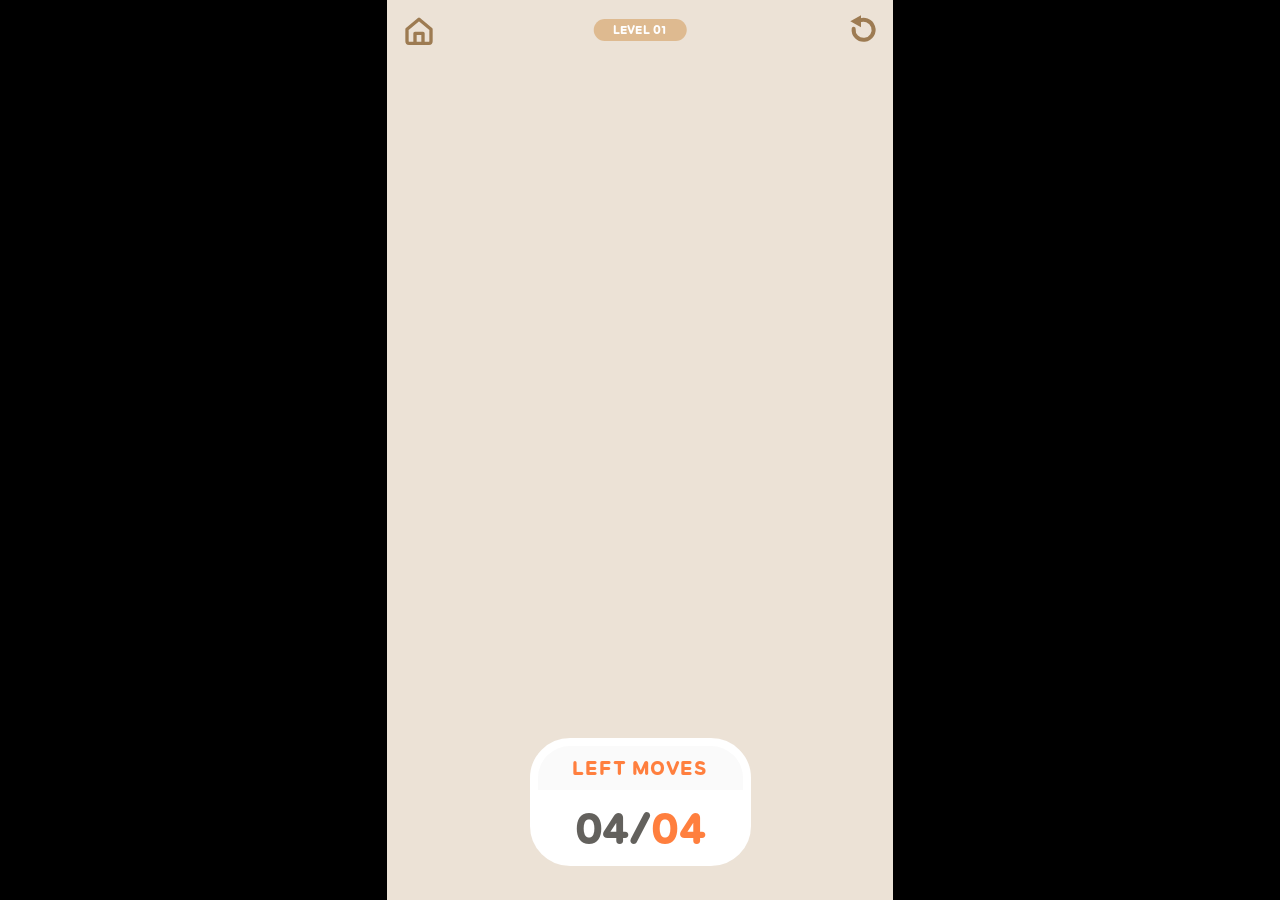
<file: index.html>
<!doctype html>
<html lang="ko">
<head>
  <meta charset="UTF-8">
  <meta name="viewport" content="width=device-width, initial-scale=1.0, viewport-fit=cover">
  <title>라인 연결 퍼즐</title>
  <link rel="stylesheet" href="styles.css?v=v0-5-route-flow-4">
  <link rel="stylesheet" href="stage-select.css?v=v0-7-level-ranges-1">
  <link rel="stylesheet" href="stage-select-fix.css?v=v0-4-pipe-network-reset-2">
  <link rel="stylesheet" href="episode.css?v=v0-4-level-anchor-font-1">
</head>
<body>
  <main class="game-shell" id="gameScreen">
    <header class="header">
      <button class="home-button" id="homeButton" type="button" aria-label="홈으로 이동" title="HOME">
        <svg viewBox="0 0 48 48" aria-hidden="true"><path d="M6 23 24 8l18 15v18a3 3 0 0 1-3 3H9a3 3 0 0 1-3-3z"/><path d="M18 44V29h12v15"/></svg>
      </button>
      <button class="restart-button" id="restartButton" type="button" aria-label="현재 레벨 다시 시작" title="RESTART">
        <svg viewBox="0 0 48 48" aria-hidden="true"><path d="M13 22a15 15 0 1 0 7-11"/><path class="restart-arrow" d="M8 11 24 2v18z"/></svg>
      </button>
    </header>
    <div class="stage-badge" id="stageLabel"><span class="stage-text">LEVEL <span class="stage-number">01</span></span></div>
    <section class="game-content" aria-label="라인 연결 퍼즐">
      <div class="board-stack">
        <div class="board-frame" id="boardFrame">
          <div class="board" id="board" role="grid" aria-label="퍼즐 보드"></div>
          <div class="start-overlay" id="startOverlay" aria-live="assertive">START</div>
        </div>
      </div>
    </section>
    <footer class="move-status" aria-label="현재 Move">
      <article class="move-card" id="moveCard" data-grade="perfect">
        <h2 id="moveGradeLabel">PERFECT MOVES</h2>
        <p><span class="move-used" id="moveUsed">00</span><span class="move-slash">/</span><span class="move-target" id="moveTarget">00</span></p>
      </article>
    </footer>
    <div class="modal" id="modal" role="dialog" aria-modal="true" aria-labelledby="modalTitle">
      <div class="modal-card"><p class="modal-kicker" id="modalKicker">PERFECT</p><h1 id="modalTitle">PERFECT!</h1><div class="modal-stars" id="modalStars" aria-label="획득 별"></div><p id="modalText"></p><button class="modal-button" id="modalButton" type="button">NEXT LEVEL</button></div>
    </div>
  </main>
  <section class="home-screen" id="homeScreen" aria-label="Level selection">
    <header class="home-header"><button class="episode-nav episode-prev" id="episodePrevButton" type="button" aria-label="Previous levels"><img src="assets/stage_btn_next_arrow.png" alt=""></button><h1 id="episodeTitle"><span class="stage-title-word">LEVEL</span><strong class="stage-title-number">01-20</strong></h1><button class="episode-nav episode-next" id="episodeNextButton" type="button" aria-label="Next levels"><img src="assets/stage_btn_next_arrow.png" alt=""></button></header>
    <div class="stage-list" id="homeStageList"></div>
    <nav class="home-tools" aria-label="Stage tools"><button class="reset-progress-button" id="resetProgressButton" type="button">RESET</button><button class="admin-mode-button" id="adminModeButton" type="button">ADMIN</button><button class="design-test-button" id="designTestButton" type="button">BLOCK DESIGN</button><button class="stage-test-button" id="stageTestButton" type="button">STAGE TEST</button></nav>
    <div class="reset-modal" id="resetModal" role="dialog" aria-modal="true" aria-labelledby="resetTitle"><div class="reset-card"><h2 id="resetTitle">RESET STAGES?</h2><p>모든 스테이지 정보가 초기화 됩니다.<br>초기화 하시겠습니까?</p><div><button id="resetNoButton" type="button">NO</button><button id="resetYesButton" type="button">YES</button></div></div></div>
  </section>
  <section class="design-screen" id="designScreen" aria-label="Block design preview">
    <header class="design-header"><button class="design-back-button" id="designBackButton" type="button" aria-label="Back to stages">BACK</button><h1>BLOCK DESIGN</h1></header>
    <main class="design-content" id="designContent"></main>
  </section>
  <section class="stage-test-screen" id="stageTestScreen" aria-label="Board size stage tests">
    <header class="stage-test-header"><button class="stage-test-back-button" id="stageTestBackButton" type="button">BACK</button><h1>STAGE TEST</h1><p>SELECT BOARD SIZE</p></header>
    <main class="stage-test-content" id="stageTestContent"></main>
  </section>
  <script src="game.js?v=v0-5-route-flow-2"></script>
</body>
</html>
</file>
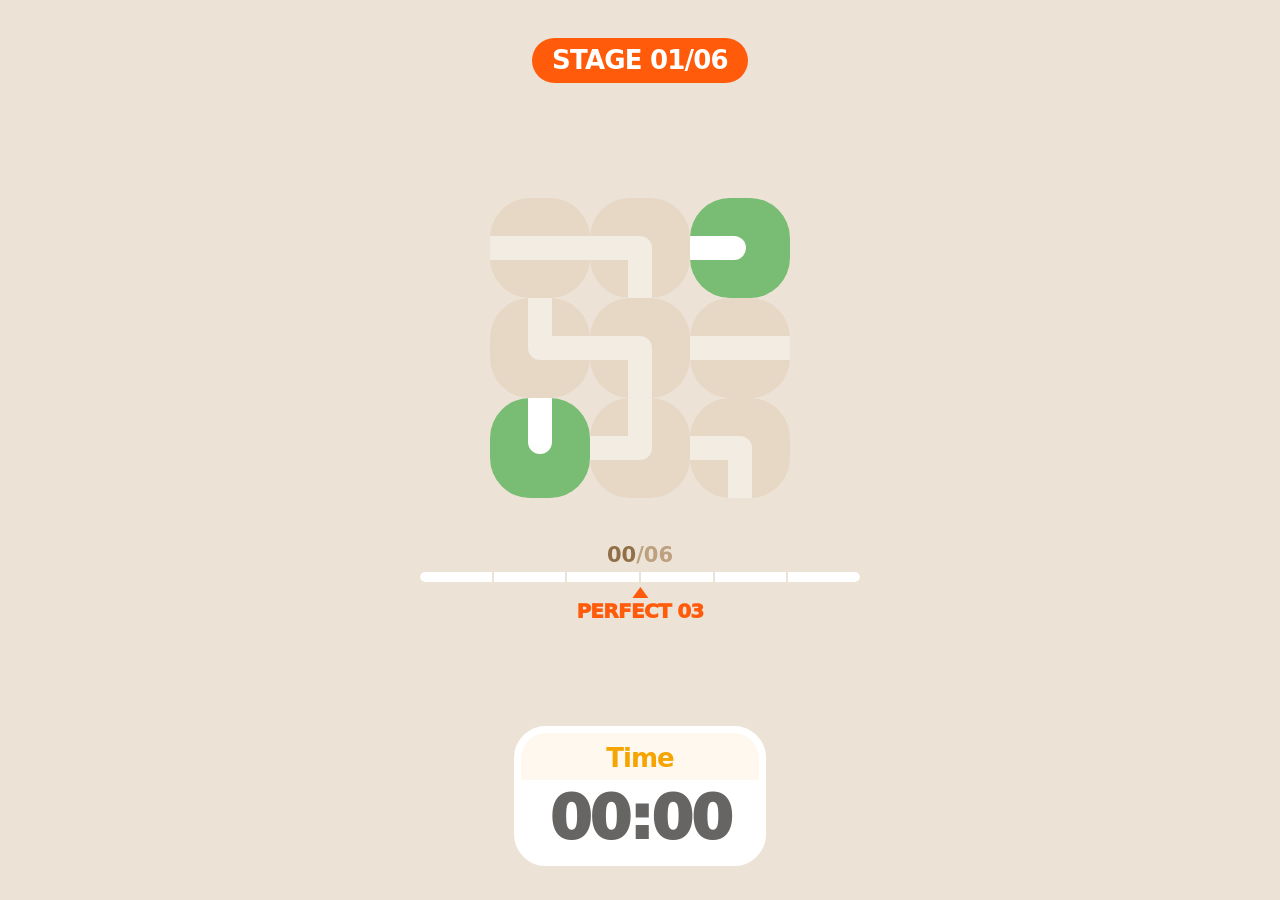
<file: versions/archive-v0.1-before-20260803/index.html>
<!doctype html>
<html lang="ko">
<head>
  <meta charset="UTF-8">
  <meta name="viewport" content="width=device-width, initial-scale=1.0, viewport-fit=cover">
  <title>라인 연결 퍼즐</title>
  <link rel="stylesheet" href="styles.css">
</head>
<body>
  <main class="game-shell">
    <header class="header"><div class="stage-badge" id="stageLabel">STAGE 01/06</div></header>
    <section class="game-content" aria-label="라인 연결 퍼즐">
      <div class="board-frame" id="boardFrame">
        <div class="board" id="board" role="grid" aria-label="퍼즐 보드"></div>
        <div class="start-overlay" id="startOverlay" aria-live="assertive">START</div>
      </div>
      <section class="move-gauge" id="moveGauge" aria-label="Move 게이지"></section>
    </section>
    <footer class="stats" aria-label="게임 정보"><article class="stat-card"><h2>Time</h2><p id="timeValue">00:00</p></article></footer>
    <div class="modal" id="modal" role="dialog" aria-modal="true" aria-labelledby="modalTitle">
      <div class="modal-card"><p class="modal-kicker" id="modalKicker">PERFECT</p><h1 id="modalTitle">PERFECT!</h1><p id="modalText"></p><button class="modal-button" id="modalButton" type="button">NEXT STAGE</button></div>
    </div>
  </main>
  <script src="game.js"></script>
</body>
</html>
</file>
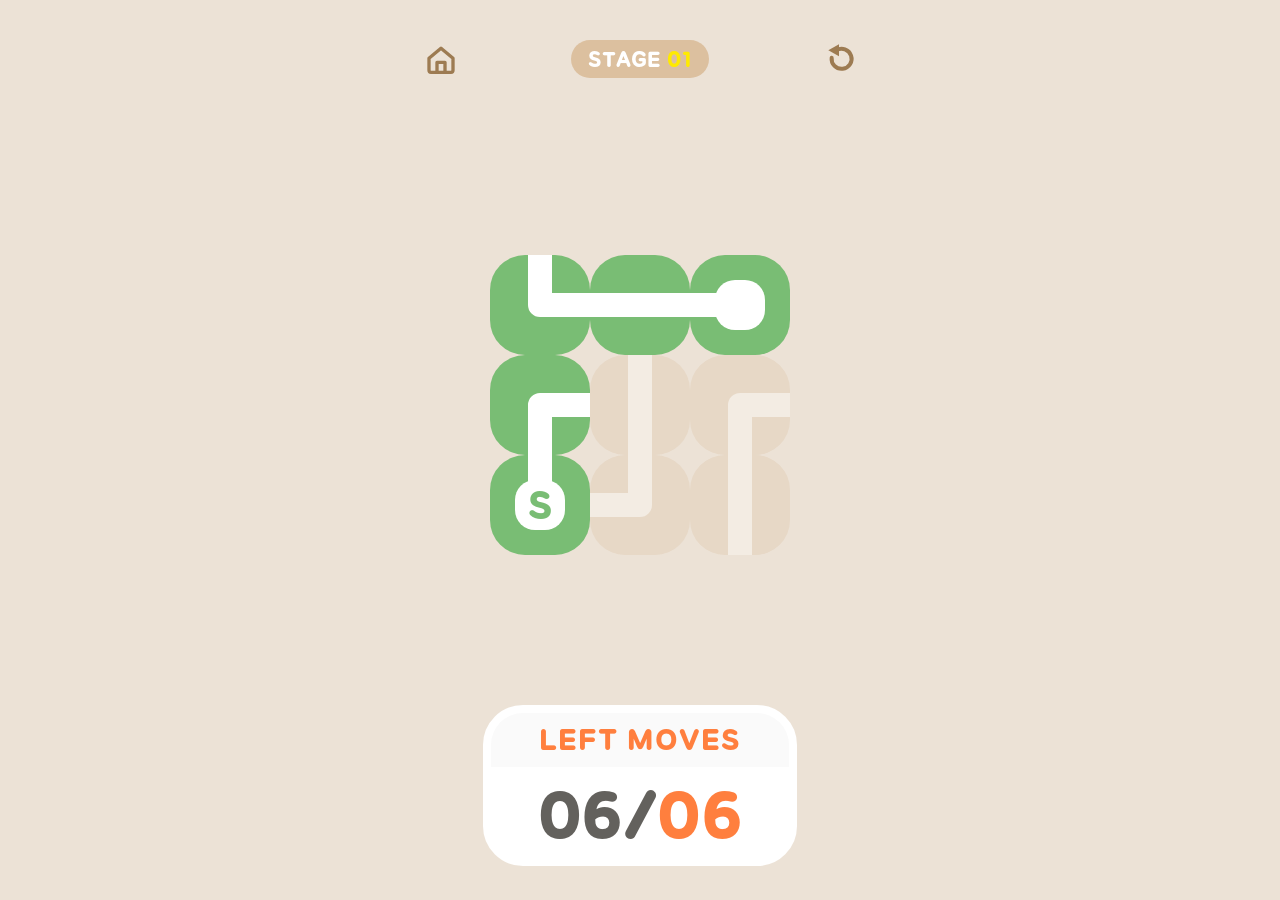
<file: versions/v0.2/index.html>
<!doctype html>
<html lang="ko">
<head>
  <meta charset="UTF-8">
  <meta name="viewport" content="width=device-width, initial-scale=1.0, viewport-fit=cover">
  <title>라인 연결 퍼즐</title>
  <link rel="stylesheet" href="styles.css?v=v0-2-route-pop">
</head>
<body>
  <main class="game-shell" id="gameScreen">
    <header class="header">
      <button class="home-button" id="homeButton" type="button" aria-label="홈으로 이동" title="HOME">
        <svg viewBox="0 0 48 48" aria-hidden="true"><path d="M6 23 24 8l18 15v18a3 3 0 0 1-3 3H9a3 3 0 0 1-3-3z"/><path d="M18 44V29h12v15"/></svg>
      </button>
      <div class="stage-badge" id="stageLabel"><span class="stage-text">STAGE <span class="stage-number">01</span></span></div>
      <button class="restart-button" id="restartButton" type="button" aria-label="현재 스테이지 다시 시작" title="RESTART">
        <svg viewBox="0 0 48 48" aria-hidden="true"><path d="M13 22a15 15 0 1 0 7-11"/><path class="restart-arrow" d="M8 11 24 2v18z"/></svg>
      </button>
    </header>
    <section class="game-content" aria-label="라인 연결 퍼즐">
      <div class="board-stack">
        <div class="board-frame" id="boardFrame">
          <div class="board" id="board" role="grid" aria-label="퍼즐 보드"></div>
          <div class="start-overlay" id="startOverlay" aria-live="assertive">START</div>
        </div>
      </div>
    </section>
    <footer class="move-status" aria-label="현재 Move">
      <article class="move-card" id="moveCard" data-grade="perfect">
        <h2 id="moveGradeLabel">PERFECT MOVES</h2>
        <p><span class="move-used" id="moveUsed">00</span><span class="move-slash">/</span><span class="move-target" id="moveTarget">00</span></p>
      </article>
    </footer>
    <div class="modal" id="modal" role="dialog" aria-modal="true" aria-labelledby="modalTitle">
      <div class="modal-card"><p class="modal-kicker" id="modalKicker">PERFECT</p><h1 id="modalTitle">PERFECT!</h1><p id="modalText"></p><button class="modal-button" id="modalButton" type="button">NEXT STAGE</button></div>
    </div>
  </main>
  <section class="home-screen" id="homeScreen" aria-label="Stage home">
    <header class="home-header"><button class="reset-progress-button" id="resetProgressButton" type="button">RESET</button><button class="admin-mode-button" id="adminModeButton" type="button">ADMIN</button><h1>STAGES</h1><p>YOUR PATH</p></header>
    <div class="stage-list" id="homeStageList"></div>
    <div class="reset-modal" id="resetModal" role="dialog" aria-modal="true" aria-labelledby="resetTitle"><div class="reset-card"><h2 id="resetTitle">RESET STAGES?</h2><p>모든 스테이지 정보가 초기화 됩니다.<br>초기화 하시겠습니까?</p><div><button id="resetNoButton" type="button">NO</button><button id="resetYesButton" type="button">YES</button></div></div></div>
  </section>
  <script src="game.js?v=v0-2-endpoint-active"></script>
</body>
</html>
</file>
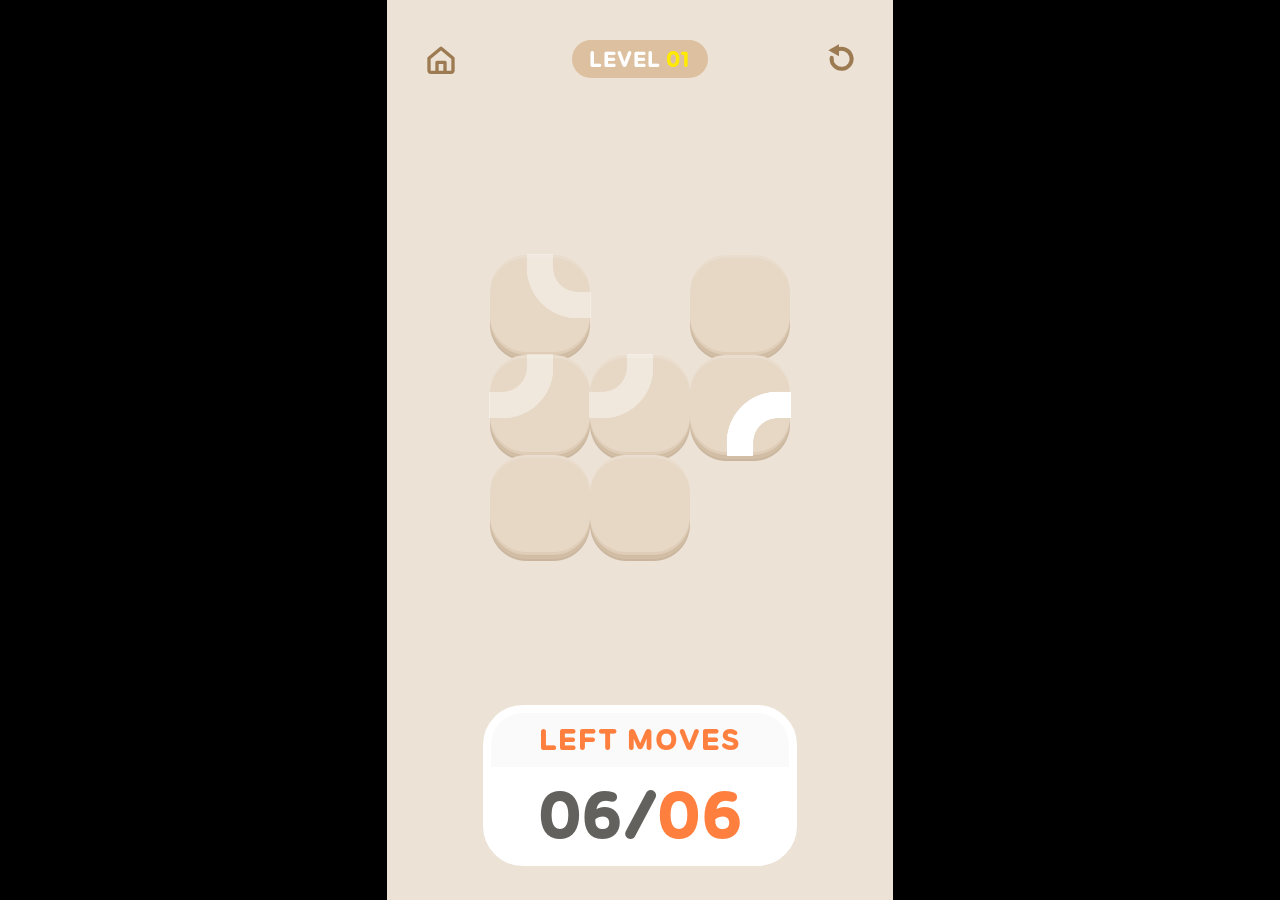
<file: versions/v0.3/index.html>
<!doctype html>
<html lang="ko">
<head>
  <meta charset="UTF-8">
  <meta name="viewport" content="width=device-width, initial-scale=1.0, viewport-fit=cover">
  <title>라인 연결 퍼즐</title>
  <link rel="stylesheet" href="styles.css?v=v0-3-stage-grid">
  <link rel="stylesheet" href="stage-select.css?v=v0-4-stage-number-shadow-1">
  <link rel="stylesheet" href="stage-select-fix.css?v=v0-4-pipe-network-reset-2">
  <link rel="stylesheet" href="episode.css?v=v0-4-level-anchor-font-1">
</head>
<body>
  <main class="game-shell" id="gameScreen">
    <header class="header">
      <button class="home-button" id="homeButton" type="button" aria-label="홈으로 이동" title="HOME">
        <svg viewBox="0 0 48 48" aria-hidden="true"><path d="M6 23 24 8l18 15v18a3 3 0 0 1-3 3H9a3 3 0 0 1-3-3z"/><path d="M18 44V29h12v15"/></svg>
      </button>
      <div class="stage-badge" id="stageLabel"><span class="stage-text">STAGE <span class="stage-number">01</span></span></div>
      <button class="restart-button" id="restartButton" type="button" aria-label="현재 스테이지 다시 시작" title="RESTART">
        <svg viewBox="0 0 48 48" aria-hidden="true"><path d="M13 22a15 15 0 1 0 7-11"/><path class="restart-arrow" d="M8 11 24 2v18z"/></svg>
      </button>
    </header>
    <section class="game-content" aria-label="라인 연결 퍼즐">
      <div class="board-stack">
        <div class="board-frame" id="boardFrame">
          <div class="board" id="board" role="grid" aria-label="퍼즐 보드"></div>
          <div class="start-overlay" id="startOverlay" aria-live="assertive">START</div>
        </div>
      </div>
    </section>
    <footer class="move-status" aria-label="현재 Move">
      <article class="move-card" id="moveCard" data-grade="perfect">
        <h2 id="moveGradeLabel">PERFECT MOVES</h2>
        <p><span class="move-used" id="moveUsed">00</span><span class="move-slash">/</span><span class="move-target" id="moveTarget">00</span></p>
      </article>
    </footer>
    <div class="modal" id="modal" role="dialog" aria-modal="true" aria-labelledby="modalTitle">
      <div class="modal-card"><p class="modal-kicker" id="modalKicker">PERFECT</p><h1 id="modalTitle">PERFECT!</h1><div class="modal-stars" id="modalStars" aria-label="획득 별"></div><p id="modalText"></p><button class="modal-button" id="modalButton" type="button">NEXT STAGE</button></div>
    </div>
  </main>
  <section class="home-screen" id="homeScreen" aria-label="Stage home">
    <header class="home-header"><button class="episode-nav episode-prev" id="episodePrevButton" type="button" aria-label="Previous stage"><img src="assets/stage_btn_next_arrow.png" alt=""></button><h1 id="episodeTitle"><span class="stage-title-word">STAGE</span><strong class="stage-title-number">01</strong></h1><button class="episode-nav episode-next" id="episodeNextButton" type="button" aria-label="Next stage"><img src="assets/stage_btn_next_arrow.png" alt=""></button></header>
    <p class="episode-subtitle" id="episodeSubtitle">LEVEL 01–20</p>
    <div class="stage-list" id="homeStageList"></div>
    <nav class="home-tools" aria-label="Stage tools"><button class="reset-progress-button" id="resetProgressButton" type="button">RESET</button><button class="admin-mode-button" id="adminModeButton" type="button">ADMIN</button><button class="design-test-button" id="designTestButton" type="button">BLOCK DESIGN</button><button class="stage-test-button" id="stageTestButton" type="button">STAGE TEST</button></nav>
    <div class="reset-modal" id="resetModal" role="dialog" aria-modal="true" aria-labelledby="resetTitle"><div class="reset-card"><h2 id="resetTitle">RESET STAGES?</h2><p>모든 스테이지 정보가 초기화 됩니다.<br>초기화 하시겠습니까?</p><div><button id="resetNoButton" type="button">NO</button><button id="resetYesButton" type="button">YES</button></div></div></div>
  </section>
  <section class="design-screen" id="designScreen" aria-label="Block design preview">
    <header class="design-header"><button class="design-back-button" id="designBackButton" type="button" aria-label="Back to stages">BACK</button><h1>BLOCK DESIGN</h1></header>
    <main class="design-content" id="designContent"></main>
  </section>
  <section class="stage-test-screen" id="stageTestScreen" aria-label="Board size stage tests">
    <header class="stage-test-header"><button class="stage-test-back-button" id="stageTestBackButton" type="button">BACK</button><h1>STAGE TEST</h1><p>SELECT BOARD SIZE</p></header>
    <main class="stage-test-content" id="stageTestContent"></main>
  </section>
  <script src="game.js?v=v0-5-start-resource-map-1"></script>
</body>
</html>
</file>
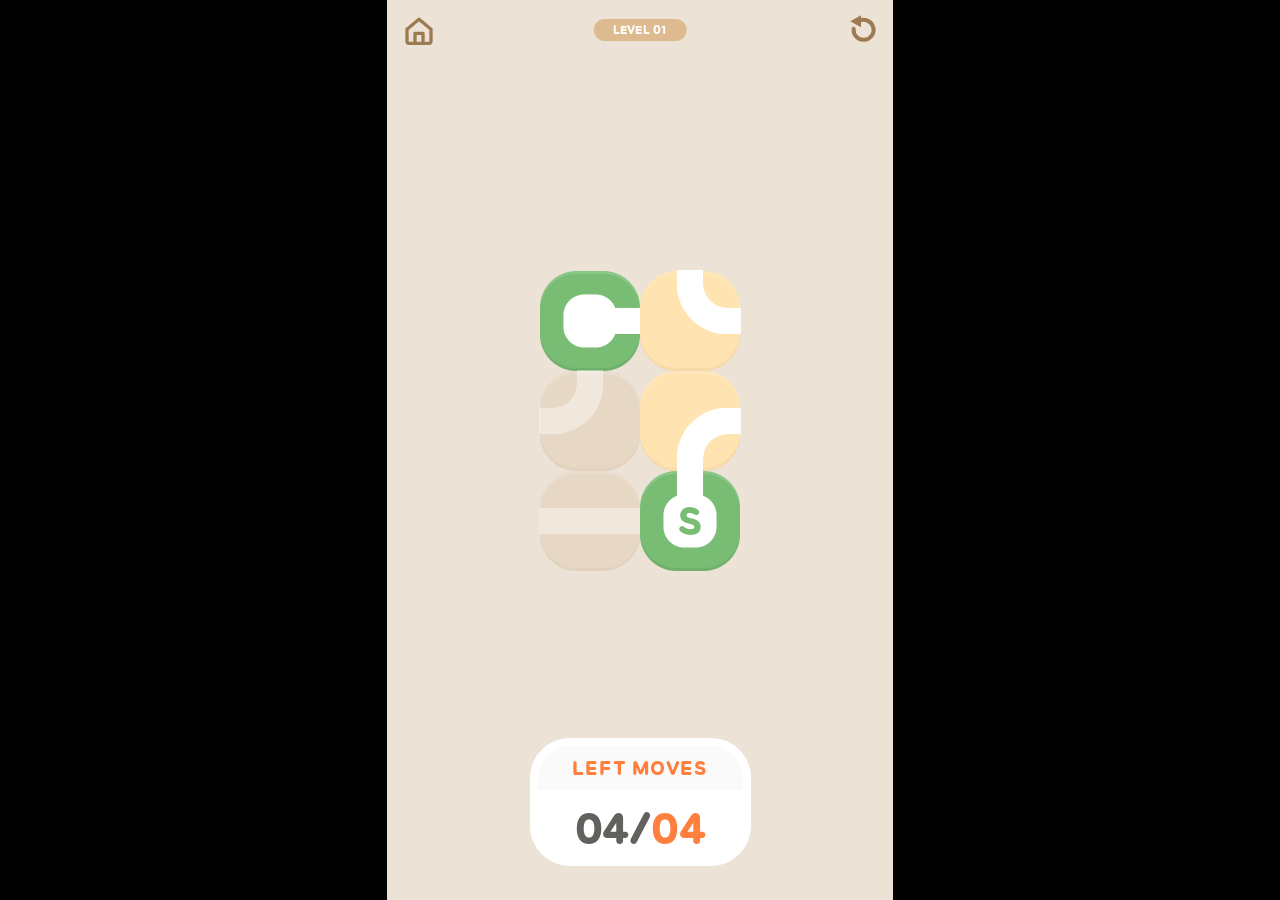
<file: versions/v0.4/index.html>
<!doctype html>
<html lang="ko">
<head>
  <meta charset="UTF-8">
  <meta name="viewport" content="width=device-width, initial-scale=1.0, viewport-fit=cover">
  <title>라인 연결 퍼즐</title>
  <link rel="stylesheet" href="styles.css?v=v0-7-level-hud-2">
  <link rel="stylesheet" href="stage-select.css?v=v0-7-level-ranges-1">
  <link rel="stylesheet" href="stage-select-fix.css?v=v0-4-pipe-network-reset-2">
  <link rel="stylesheet" href="episode.css?v=v0-4-level-anchor-font-1">
</head>
<body>
  <main class="game-shell" id="gameScreen">
    <header class="header">
      <button class="home-button" id="homeButton" type="button" aria-label="홈으로 이동" title="HOME">
        <svg viewBox="0 0 48 48" aria-hidden="true"><path d="M6 23 24 8l18 15v18a3 3 0 0 1-3 3H9a3 3 0 0 1-3-3z"/><path d="M18 44V29h12v15"/></svg>
      </button>
      <button class="restart-button" id="restartButton" type="button" aria-label="현재 레벨 다시 시작" title="RESTART">
        <svg viewBox="0 0 48 48" aria-hidden="true"><path d="M13 22a15 15 0 1 0 7-11"/><path class="restart-arrow" d="M8 11 24 2v18z"/></svg>
      </button>
    </header>
    <div class="stage-badge" id="stageLabel"><span class="stage-text">LEVEL <span class="stage-number">01</span></span></div>
    <section class="game-content" aria-label="라인 연결 퍼즐">
      <div class="board-stack">
        <div class="board-frame" id="boardFrame">
          <div class="board" id="board" role="grid" aria-label="퍼즐 보드"></div>
          <div class="start-overlay" id="startOverlay" aria-live="assertive">START</div>
        </div>
      </div>
    </section>
    <footer class="move-status" aria-label="현재 Move">
      <article class="move-card" id="moveCard" data-grade="perfect">
        <h2 id="moveGradeLabel">PERFECT MOVES</h2>
        <p><span class="move-used" id="moveUsed">00</span><span class="move-slash">/</span><span class="move-target" id="moveTarget">00</span></p>
      </article>
    </footer>
    <div class="modal" id="modal" role="dialog" aria-modal="true" aria-labelledby="modalTitle">
      <div class="modal-card"><p class="modal-kicker" id="modalKicker">PERFECT</p><h1 id="modalTitle">PERFECT!</h1><div class="modal-stars" id="modalStars" aria-label="획득 별"></div><p id="modalText"></p><button class="modal-button" id="modalButton" type="button">NEXT LEVEL</button></div>
    </div>
  </main>
  <section class="home-screen" id="homeScreen" aria-label="Level selection">
    <header class="home-header"><button class="episode-nav episode-prev" id="episodePrevButton" type="button" aria-label="Previous levels"><img src="assets/stage_btn_next_arrow.png" alt=""></button><h1 id="episodeTitle"><span class="stage-title-word">LEVEL</span><strong class="stage-title-number">01-20</strong></h1><button class="episode-nav episode-next" id="episodeNextButton" type="button" aria-label="Next levels"><img src="assets/stage_btn_next_arrow.png" alt=""></button></header>
    <div class="stage-list" id="homeStageList"></div>
    <nav class="home-tools" aria-label="Stage tools"><button class="reset-progress-button" id="resetProgressButton" type="button">RESET</button><button class="admin-mode-button" id="adminModeButton" type="button">ADMIN</button><button class="design-test-button" id="designTestButton" type="button">BLOCK DESIGN</button><button class="stage-test-button" id="stageTestButton" type="button">STAGE TEST</button></nav>
    <div class="reset-modal" id="resetModal" role="dialog" aria-modal="true" aria-labelledby="resetTitle"><div class="reset-card"><h2 id="resetTitle">RESET STAGES?</h2><p>모든 스테이지 정보가 초기화 됩니다.<br>초기화 하시겠습니까?</p><div><button id="resetNoButton" type="button">NO</button><button id="resetYesButton" type="button">YES</button></div></div></div>
  </section>
  <section class="design-screen" id="designScreen" aria-label="Block design preview">
    <header class="design-header"><button class="design-back-button" id="designBackButton" type="button" aria-label="Back to stages">BACK</button><h1>BLOCK DESIGN</h1></header>
    <main class="design-content" id="designContent"></main>
  </section>
  <section class="stage-test-screen" id="stageTestScreen" aria-label="Board size stage tests">
    <header class="stage-test-header"><button class="stage-test-back-button" id="stageTestBackButton" type="button">BACK</button><h1>STAGE TEST</h1><p>SELECT BOARD SIZE</p></header>
    <main class="stage-test-content" id="stageTestContent"></main>
  </section>
  <script src="game.js?v=v0-7-network-variety-9"></script>
</body>
</html>
</file>
<file: styles.css>
@font-face{font-family:"LINE Bold";src:url("assets/LINEBold.otf") format("opentype");font-style:normal;font-weight:400 900;font-display:swap}:root{--bg:#ece2d6;--ink:#676563;--orange:#ff5b0a;--green:#79bd74;--blue:#7597bb;--red:#d76767;--mixed:#84796e;--moved:#e3cfb7;--idle:#e7d8c6;--idle-road:#eee4d7;--candidate:#e1c099;--candidate-flash:#fdbe72;--road:#fff;--move-used:#917049;--move-total:#bca07f;--good:#9e7c50}
*{box-sizing:border-box}html,body{width:100%;height:100%;min-height:100%;margin:0;overflow:hidden;background:#000}body{display:grid;place-items:center;color:var(--ink);font-family:"LINE Bold","Malgun Gothic","Apple SD Gothic Neo",system-ui,sans-serif;letter-spacing:.02em}
.game-shell{position:relative;display:grid;grid-template-rows:auto minmax(0,1fr) auto;width:min(100dvw,56.25dvh);height:min(100dvh,177.7778dvw);aspect-ratio:9/16;min-height:0;margin:0;padding:clamp(26px,4.2dvh,42px) clamp(20px,4vw,32px) clamp(26px,3.8dvh,40px);background:var(--bg);overflow:hidden}
.header{position:relative;display:flex;justify-content:center;align-items:center;min-height:42px}.restart-button,.home-button{position:absolute;top:50%;display:grid;place-items:center;width:44px;height:44px;transform:translateY(-50%);border:0;border-radius:50%;padding:6px;background:transparent;color:#9d7b52;cursor:pointer;-webkit-tap-highlight-color:transparent}.restart-button{right:0}.home-button{left:0}.restart-button svg,.home-button svg{width:100%;height:100%;fill:currentColor}.restart-button svg>path:first-child{fill:none;stroke:currentColor;stroke-width:6;stroke-linecap:round}.home-button svg{fill:none;stroke:currentColor;stroke-width:5;stroke-linejoin:round;stroke-linecap:round}.restart-button:active,.home-button:active{transform:translateY(-50%) scale(.9)}.restart-button:disabled{opacity:.25;pointer-events:none}.stage-badge{padding:8px 17px 9px;border-radius:999px;background:#dcc09f;color:#fff;font-size:clamp(16px,2.6vh,21px);font-weight:900;line-height:1;letter-spacing:.02em}.stage-badge .stage-text{display:block;transform:translateY(3px)}.stage-badge .stage-number{color:#ffea00}
.game-content{display:flex;width:100%;min-height:0;flex-direction:column;align-items:center;justify-content:center;padding:clamp(28px,5dvh,82px) 0 clamp(16px,2.2dvh,26px)}
.board-stack{display:flex;width:100%;flex:none;flex-direction:column;align-items:center}.board-frame{position:relative;flex:none}.board{position:absolute;inset:0;display:grid;gap:0}.tile{--tile-road:var(--idle-road);position:relative;overflow:hidden;min-width:0;min-height:0;border:0;border-radius:var(--tile-radius,20px);padding:0;background:var(--idle);transition:background-color .30s ease,transform .24s cubic-bezier(.2,.85,.3,1.28);-webkit-tap-highlight-color:transparent;touch-action:manipulation}.tile.idle{background:var(--idle)}.tile.touched{--tile-road:var(--road);background:var(--moved)}.tile.color-green{--tile-road:var(--road);background:var(--green)}.tile.color-blue{--tile-road:var(--road);background:var(--blue)}.tile.color-red{--tile-road:var(--road);background:var(--red)}.tile.color-mixed{--tile-road:var(--road);background:var(--mixed)}.tile.dual-mixed{--tile-road:var(--road);background:linear-gradient(var(--dual-gradient-direction),var(--dual-lane-zero) 0 49.5%,var(--dual-lane-one) 50.5% 100%)}.tile.rotatable{cursor:pointer}.tile.rotatable:active{transform:scale(.96)}.tile:disabled{cursor:default}.tile.endpoint-locked{cursor:not-allowed}.tile.lane-locked{cursor:not-allowed}.tile.locked-jiggle{animation:locked-jiggle .34s cubic-bezier(.36,.07,.19,.97) both}.tile.clear-pop{animation:clear-pop .42s ease both;animation-delay:calc(var(--order)*20ms)}.tile.route-complete-pop{animation:route-complete-pop .30s cubic-bezier(.2,.85,.3,1.28) both}
@keyframes clear-pop{50%{transform:scale(.92)}100%{transform:scale(1)}}@keyframes route-complete-pop{45%{transform:scale(1.05)}100%{transform:scale(1)}}@keyframes locked-jiggle{0%,100%{transform:translateX(0) rotate(0)}18%{transform:translateX(-5px) rotate(-1deg)}38%{transform:translateX(4px) rotate(1deg)}58%{transform:translateX(-3px) rotate(-.7deg)}78%{transform:translateX(2px) rotate(.4deg)}}
.road-svg{position:absolute;inset:0;width:100%;height:100%;overflow:visible}.road-shape{transform-origin:50px 50px;transform-box:view-box;transition:none}.road-path{fill:none;stroke:var(--tile-road);stroke-width:24;stroke-linejoin:round;stroke-linecap:butt}.filter-core{fill:var(--filter-color);stroke:#fff;stroke-width:4}.endpoint-path{stroke-linecap:butt}.endpoint-core{fill:var(--tile-road)}.start-symbol{position:absolute;z-index:3;left:50%;top:54%;transform:translate(-50%,-50%);color:var(--endpoint-color);font-family:"LINE Bold","Malgun Gothic",sans-serif;font-size:clamp(22px,6vw,38px);font-weight:950;line-height:1;pointer-events:none}
.endpoint-lock{position:absolute;z-index:3;left:50%;top:50%;width:23%;aspect-ratio:1;transform:translate(-50%,-50%);pointer-events:none;background:var(--lock-color);-webkit-mask:url("assets/lock.png") center/contain no-repeat;mask:url("assets/lock.png") center/contain no-repeat}
.start-overlay{position:absolute;z-index:5;inset:0;display:grid;place-content:center;justify-items:center;gap:3px;color:#fff;opacity:0;pointer-events:none;text-align:center;text-shadow:0 3px 0 #d74b0a}.start-overlay span{font-size:clamp(20px,5.5vw,34px);font-weight:950;letter-spacing:.03em}.start-overlay strong{color:var(--orange);font-size:clamp(64px,17vw,108px);font-weight:950;line-height:.88;letter-spacing:-4px}.start-overlay.show{animation:start-burst 1s cubic-bezier(.16,.75,.22,1) both}@keyframes start-burst{0%{opacity:0;transform:scale(.55)}16%{opacity:1;transform:scale(1.16)}58%{opacity:1;transform:scale(1)}100%{opacity:0;transform:scale(1.34)}}
.move-status{display:flex;width:100%;justify-content:center}.move-card{width:min(314px,100%);overflow:hidden;border:8px solid #fff;border-radius:40px;background:#fff;text-align:center}.move-card h2{margin:0;padding:15px 8px 10px;background:#fafafa;font-size:clamp(22px,4.3vw,29px);font-weight:950;line-height:1;letter-spacing:.04em}.move-card p{margin:14px 5px 13px;color:#63615d;font-size:clamp(52px,10vw,64px);font-weight:950;line-height:1;letter-spacing:-.5px;transform:translateY(8px)}.move-card .move-target{color:#ff7f3e}.move-card[data-grade="left"] h2{color:#ff7f3e}
.modal{position:absolute;z-index:10;inset:0;display:none;place-items:center;padding:26px;background:#67656391}.modal.show{display:grid}.modal-card{width:min(100%,340px);padding:31px 25px 27px;border-radius:30px;background:var(--road);text-align:center;box-shadow:0 9px 0 #d8cbbb}.modal-kicker{margin:0 0 5px;color:var(--orange);font-size:13px;font-weight:900;letter-spacing:1.8px}.modal-card h1{margin:0;color:var(--ink);font-size:clamp(30px,7vw,39px);letter-spacing:.02em}.modal-card p:not(.modal-kicker){margin:11px 0 24px;font-size:15px;font-weight:700}.modal-button{border:0;border-radius:999px;padding:13px 23px;background:var(--orange);color:#fff;font:inherit;font-size:16px;font-weight:900;cursor:pointer;box-shadow:0 5px 0 #cf4607}.modal-button:active{transform:translateY(3px);box-shadow:0 2px 0 #cf4607}
@media(max-height:700px){.game-shell{padding-top:18px;padding-bottom:18px}.game-content{padding-top:20px;padding-bottom:12px}.board-stack{gap:0}.move-card{border-width:6px;border-radius:30px}.move-card h2{padding:10px 6px 8px;font-size:clamp(19px,3.7vw,24px)}.move-card p{margin:9px 4px 8px;font-size:clamp(42px,8vw,54px)}}

.home-screen{position:fixed;top:50%;bottom:auto;left:50%;right:auto;z-index:30;display:none;width:min(100dvw,56.25dvh);height:min(100dvh,177.7778dvw);aspect-ratio:9/16;margin:0;transform:translate(-50%,-50%);overflow-y:auto;overscroll-behavior:contain;padding:clamp(38px,7dvh,72px) clamp(28px,10vw,76px) 54px;background:var(--bg);scrollbar-width:none}.home-screen::-webkit-scrollbar{display:none}.home-screen.show{display:block}.game-shell.hidden{display:none}.home-header{text-align:center;margin-bottom:34px}.home-header h1{margin:0;color:#9d7b52;font-size:clamp(32px,8vw,46px);line-height:1;letter-spacing:.06em}.home-header p{margin:8px 0 0;color:#c9ad89;font-size:13px;font-weight:900;letter-spacing:.17em}.stage-list{position:relative;display:flex;flex-direction:column-reverse;gap:22px;padding:8px 0 20px}.stage-list::before{content:"";position:absolute;z-index:0;top:26px;bottom:26px;left:50%;width:12px;transform:translateX(-50%);background:#e7d8c6}.home-stage{position:relative;z-index:1;display:grid;place-items:center;min-height:106px;border:0;border-radius:30px;padding:14px 18px;font:inherit;font-weight:950;letter-spacing:.04em}.home-stage span{font-size:clamp(21px,5.4vw,29px);line-height:1}.home-stage strong{margin-top:6px;font-size:clamp(25px,6.5vw,37px);line-height:1}.home-stage.clear{background:#c78f4c;color:#84551c}.home-stage.clear strong{color:#fff}.home-stage.perfect{background:#ffaf00;color:#8a602e}.home-stage.perfect strong{color:#fff}.home-stage.current{background:#79bd74;color:#fff;cursor:pointer}.home-stage.locked{background:#e3cfb7;color:#fbf2e7;cursor:default}.home-stage:not(:disabled):active{transform:scale(.98)}.stage-link-complete{background:#cbab85!important}.home-stage.clear::after,.home-stage.perfect::after{content:"";position:absolute;z-index:-1;top:-22px;left:50%;width:12px;height:22px;transform:translateX(-50%);background:#cbab85}.reset-progress-button{position:absolute;left:0;top:2px;border:0;border-radius:999px;padding:9px 12px;background:#dcc09f;color:#84551c;font:inherit;font-size:12px;font-weight:950;letter-spacing:.05em;cursor:pointer}.reset-progress-button:active{transform:scale(.95)}.reset-modal{position:absolute;z-index:40;inset:0;display:none;place-items:center;padding:26px;background:#67656391}.reset-modal.show{display:grid}.reset-card{width:min(100%,330px);border:8px solid #fff;border-radius:30px;padding:28px 22px 22px;background:#fff;text-align:center}.reset-card h2{margin:0;color:#9d7b52;font-size:25px;line-height:1}.reset-card p{margin:16px 0 23px;color:#676563;font-size:14px;font-weight:800;line-height:1.6}.reset-card div{display:flex;gap:10px}.reset-card button{flex:1;border:0;border-radius:999px;padding:12px 8px;background:#e3cfb7;color:#84551c;font:inherit;font-size:15px;font-weight:950;cursor:pointer}.reset-card #resetYesButton{background:#c78f4c;color:#fff}.reset-card button:active{transform:scale(.96)}.admin-mode-button{position:absolute;right:0;top:2px;border:0;border-radius:999px;padding:9px 12px;background:#9d7b52;color:#fff;font:inherit;font-size:12px;font-weight:950;letter-spacing:.05em;cursor:pointer}.admin-mode-button:active{transform:scale(.95)}
/* v0.3: progressive route candidates */
.tile.cross{background:#84796e;--tile-road:#fff}
.tile.candidate{background:var(--candidate);--tile-road:#fff;animation:candidate-blink .5s cubic-bezier(.4,0,.2,1) .22s infinite alternate}
.tile.candidate.candidate-enter{animation:candidate-enter .22s cubic-bezier(.2,.85,.3,1.28) both,candidate-blink .5s cubic-bezier(.4,0,.2,1) .22s infinite alternate}
.tile.connection-enter{animation:connection-enter .30s ease calc(var(--sequence)*.10s) both}
.tile.connection-release{animation:connection-release .30s ease calc(var(--sequence)*.10s) both}
.tile.locked-jiggle{animation:locked-jiggle .32s cubic-bezier(.36,.07,.19,.97) both}
@keyframes candidate-enter{0%{transform:scale(1)}60%{transform:scale(1.05)}100%{transform:scale(1)}}
@keyframes candidate-blink{from{background-color:var(--candidate)}to{background-color:var(--candidate-flash)}}
@keyframes connection-enter{from{background:var(--from-bg)}to{background:var(--to-bg)}}
@keyframes connection-release{from{background:var(--from-bg)}to{background:var(--to-bg)}}
@keyframes locked-jiggle{0%,100%{transform:rotate(0)}34%{transform:rotate(7deg)}66%{transform:rotate(-3deg)}84%{transform:rotate(1deg)}}
/* Candidate blocks dim out rather than snapping back when an endpoint rotation closes the route. */
.tile.candidate-release{animation:candidate-release .30s cubic-bezier(.22,.7,.32,1) both}
.tile.candidate-release .road-path{animation:candidate-road-release .30s ease both}
@keyframes candidate-release{0%{background-color:var(--candidate-flash)}42%{background-color:var(--candidate)}100%{background-color:var(--candidate-release-to)}}
@keyframes candidate-road-release{0%{stroke:#fff}100%{stroke:var(--idle-road)}}
.tile.turn-click{animation:turn-click .39s cubic-bezier(.18,.88,.28,1.24) both}
@keyframes turn-click{0%{transform:scale(1)}34%{transform:scale(.93)}72%{transform:scale(1.025)}100%{transform:scale(1)}}
.design-test-button{position:fixed;z-index:35;left:18px;bottom:18px;border:0;border-radius:999px;padding:12px 14px 10px;background:#9d7b52;color:#fff;font:inherit;font-size:12px;font-weight:950;letter-spacing:.05em;box-shadow:0 4px 0 #795d3d;cursor:pointer}.design-test-button:active{transform:translateY(3px);box-shadow:0 1px 0 #795d3d}
.design-screen{position:fixed;top:50%;left:50%;z-index:50;display:none;width:min(100dvw,56.25dvh);height:min(100dvh,177.7778dvw);aspect-ratio:9/16;transform:translate(-50%,-50%);overflow:hidden;background:var(--bg)}.design-screen.show{display:flex;flex-direction:column}.design-header{position:relative;display:flex;justify-content:center;align-items:center;min-height:84px;padding:22px 20px 12px}.design-header h1{margin:0;color:#9d7b52;font-size:clamp(24px,6vw,34px);line-height:1;letter-spacing:.05em}.design-back-button{position:absolute;left:20px;top:50%;width:44px;height:44px;transform:translateY(-44%);border:0;border-radius:50%;background:#dcc09f;color:#fff;font:inherit;font-size:42px;font-weight:900;line-height:.75;cursor:pointer}.design-back-button:active{transform:translateY(-44%) scale(.92)}.design-content{display:flex;flex:1;flex-direction:column;align-items:center;justify-content:center;gap:22px;padding:28px 24px 48px}.design-caption{margin:0;color:#b19470;font-size:13px;font-weight:950;letter-spacing:.12em}.design-card{display:grid;justify-items:center;gap:22px;min-width:min(100%,280px);margin:0;padding:30px 36px 26px;border-radius:30px;background:#f7eee3;box-shadow:0 8px 0 #decdb8}.design-card>p{margin:0;color:#a48662;font-size:11px;font-weight:950;letter-spacing:.08em}.design-sample{position:relative;width:200px;height:212px;flex:none}.design-sample-block,.design-sample-line{position:absolute;left:0;width:200px;max-width:none;pointer-events:none;user-select:none}.design-sample-block{top:0;height:212px}.design-sample-line{top:0;height:200px}

/* Block design gallery: all overlay coordinates use parent bottom-left (0,0) and child center anchors. */
.design-screen{overflow-y:auto;scrollbar-width:none}.design-screen::-webkit-scrollbar{display:none}.design-header{position:sticky;top:0;z-index:2;min-height:76px;background:var(--bg)}.design-back-button{width:auto;min-width:52px;height:34px;padding:0 10px;transform:translateY(-44%);border-radius:999px;font-size:11px;line-height:1;letter-spacing:.04em}.design-content{display:block;flex:none;padding:12px 24px 42px}.design-caption{margin:0 auto 24px;text-align:center;font-size:10px;line-height:1.5}.design-group{max-width:540px;margin:0 auto 36px}.design-group h2{margin:0 0 12px;color:#9d7b52;font-size:15px;letter-spacing:.08em;text-align:center}.design-gallery{display:grid;grid-template-columns:repeat(auto-fit,minmax(224px,1fr));gap:16px}.design-card{min-width:0;padding:22px 12px 18px;border-radius:24px;box-shadow:0 5px 0 #decdb8}.design-card>p{font-size:10px}.design-sample{width:200px;height:212px}.design-overlay,.design-sample-light{position:absolute;left:100px;top:100px;pointer-events:none;user-select:none;transform:translate(-50%,-50%)}.design-line{width:200px;height:200px}.design-start-text{width:44px;height:56px}.design-off-line{opacity:.4}.design-sample-light{left:0;top:0;width:200px;height:212px;transform:none;animation:design-candidate-light .5s cubic-bezier(.4,0,.2,1) infinite alternate}@keyframes design-candidate-light{from{opacity:.10}to{opacity:1}}
.design-dual-layer-0{clip-path:none}.design-dual-layer-1{clip-path:polygon(0 0,100% 200px,0 200px)}.design-dual-bottom{clip-path:inset(200px 0 0 0)}
/* Preview at true 1080x1920 design scale: 200 design px follows the fixed 9:16 canvas width. */
.design-sample{width:min(18.5185dvw,10.4167dvh);height:min(19.6296dvw,11.0417dvh)}.design-sample-block{width:100%;height:100%}.design-overlay{left:50%;top:47.1698%}.design-line{width:100%;height:auto;aspect-ratio:1}.design-start-text{width:22%;height:auto;aspect-ratio:44/56}.design-sample-light{left:0;top:0;width:100%;height:100%;transform:none}.design-dual-layer-1{clip-path:polygon(0 0,100% 94.3396%,0 94.3396%)}.design-dual-bottom{clip-path:inset(94.3396% 0 0 0)}
.stage-test-button{position:fixed;z-index:35;right:18px;bottom:18px;border:0;border-radius:999px;padding:12px 14px 10px;background:#c78f4c;color:#fff;font:inherit;font-size:12px;font-weight:950;letter-spacing:.05em;box-shadow:0 4px 0 #9f6c36;cursor:pointer}.stage-test-button:active{transform:translateY(3px);box-shadow:0 1px 0 #9f6c36}.stage-test-screen{position:fixed;top:50%;left:50%;z-index:50;display:none;width:min(100dvw,56.25dvh);height:min(100dvh,177.7778dvw);aspect-ratio:9/16;transform:translate(-50%,-50%);overflow-y:auto;background:var(--bg);scrollbar-width:none}.stage-test-screen::-webkit-scrollbar{display:none}.stage-test-screen.show{display:block}.stage-test-header{position:sticky;top:0;z-index:2;padding:28px 20px 18px;background:var(--bg);text-align:center}.stage-test-header h1{margin:0;color:#9d7b52;font-size:clamp(25px,6vw,34px);line-height:1;letter-spacing:.05em}.stage-test-header p{margin:8px 0 0;color:#c9ad89;font-size:11px;font-weight:950;letter-spacing:.14em}.stage-test-back-button{position:absolute;top:50%;left:20px;min-width:52px;height:34px;transform:translateY(-50%);border:0;border-radius:999px;padding:0 10px;background:#dcc09f;color:#fff;font:inherit;font-size:11px;font-weight:950;letter-spacing:.04em;cursor:pointer}.stage-test-back-button:active{transform:translateY(-50%) scale(.92)}.stage-test-content{padding:10px 24px 42px}.stage-test-grid{display:grid;grid-template-columns:repeat(3,minmax(0,1fr));gap:12px}.stage-test-size{min-height:58px;border:0;border-radius:18px;background:#f7eee3;color:#9d7b52;font:inherit;font-size:18px;font-weight:950;letter-spacing:.02em;box-shadow:0 4px 0 #decdb8;cursor:pointer}.stage-test-size:active{transform:translateY(3px);box-shadow:0 1px 0 #decdb8}
/* The stage-size tests render the supplied image blocks while the campaign keeps its existing artwork. */
.tile.test-art-tile{overflow:visible;border-radius:0;background:transparent}.tile.test-art-tile.candidate,.tile.test-art-tile.candidate.candidate-enter{background:transparent;animation:none}.test-tile-art{position:absolute;top:0;left:0;width:100%;height:106%;pointer-events:none;user-select:none}.test-block-art,.test-light-art{position:absolute;top:0;left:0;width:100%;height:100%;max-width:none}.test-light-art{animation:test-candidate-light .5s cubic-bezier(.4,0,.2,1) infinite alternate}.test-road-art{position:absolute;top:0;left:0;width:100%;height:94.3396%;transform-origin:50% 50%;max-width:none}.test-road-off{opacity:.4}.test-start-art{position:absolute;left:50%;top:47.1698%;width:22%;height:26.4151%;transform:translate(-50%,-50%);max-width:none}.test-dual-0 .test-dual-base{clip-path:none}.test-dual-0 .test-dual-cut{clip-path:polygon(0 0,100% 94.3396%,0 94.3396%)}.test-dual-0 .test-dual-bottom{clip-path:inset(94.3396% 0 0 0)}.test-dual-1 .test-dual-base{clip-path:none}.test-dual-1 .test-dual-cut{clip-path:polygon(0 0,100% 0,0 94.3396%)}.test-dual-1 .test-dual-bottom{clip-path:inset(94.3396% 0 0 0)}@keyframes test-candidate-light{from{opacity:.10}to{opacity:1}}
/* Test art owns its own image transitions; legacy tile background fades must not leave square remnants. */
.tile.test-art-tile.candidate-release,.tile.test-art-tile.connection-enter,.tile.test-art-tile.connection-release{background:transparent;animation:none}.tile.test-art-tile.candidate-release .road-path{animation:none}
/* Keep the same click response visible on the stacked image artwork used by stage tests. */
.tile.test-art-tile.turn-click{animation:none}.tile.test-art-tile.turn-click .test-tile-art{transform-origin:50% 50%;animation:test-turn-click .39s cubic-bezier(.18,.88,.28,1.24) both}@keyframes test-turn-click{0%{transform:scale(1)}34%{transform:scale(.93)}72%{transform:scale(1.025)}100%{transform:scale(1)}}
/* Overscan road sprites by one CSS pixel on every side to remove fractional resize seams between stacked tiles. */
.test-road-art{left:-1px;top:-1px;width:calc(100% + 2px);height:calc(94.3396% + 2px)}
/* Candidate glow shares a global half-second phase, so rebuilding the board cannot restart its blink. */
.test-light-art{animation-delay:var(--candidate-blink-delay,0ms)}
/* The supplied block artwork is square (200×200): no lower 12px overlap remains.
   Road sprites and start labels retain their former 200px-coordinate positions. */
.design-sample{height:min(18.5185dvw,10.4167dvh)}
.design-sample-block,.design-sample-light{height:100%}
.design-overlay{top:50%}
.design-dual-layer-1{clip-path:polygon(0 0,100% 100%,0 100%)}
.design-dual-bottom{clip-path:inset(100% 0 0 0)}
.test-tile-art{height:100%}
.test-road-art{height:calc(100% + 2px)}
.test-start-art{top:50%;height:28%}
.test-dual-0 .test-dual-cut{clip-path:polygon(0 0,100% 100%,0 100%)}
.test-dual-0 .test-dual-bottom{clip-path:inset(100% 0 0 0)}
.test-dual-1 .test-dual-cut{clip-path:polygon(0 0,100% 0,0 100%)}
.test-dual-1 .test-dual-bottom{clip-path:inset(100% 0 0 0)}
/* v0.5: every route starts as a 30% black line.  A duplicate white sprite is
   revealed only from the start-side connection, so finish-side routes stay dark. */
.test-road-black{left:0;top:0;width:100%;height:100%;opacity:.3;filter:brightness(0)}
.test-road-active{opacity:1;filter:none}
.test-road-fill-mask{position:absolute;inset:-1px;overflow:hidden;pointer-events:none}
.test-road-fill-mask.route-fill{animation-duration:.18s;animation-timing-function:linear;animation-delay:calc(var(--route-fill-order)*180ms);animation-fill-mode:both}
.test-road-fill-mask.route-fill-from-top{animation-name:route-fill-from-top}
.test-road-fill-mask.route-fill-from-right{animation-name:route-fill-from-right}
.test-road-fill-mask.route-fill-from-bottom{animation-name:route-fill-from-bottom}
.test-road-fill-mask.route-fill-from-left{animation-name:route-fill-from-left}
@keyframes route-fill-from-top{from{clip-path:inset(0 0 100% 0)}to{clip-path:inset(0)}}
@keyframes route-fill-from-right{from{clip-path:inset(0 0 0 100%)}to{clip-path:inset(0)}}
@keyframes route-fill-from-bottom{from{clip-path:inset(100% 0 0 0)}to{clip-path:inset(0)}}
@keyframes route-fill-from-left{from{clip-path:inset(0 100% 0 0)}to{clip-path:inset(0)}}
/* Clear grades: 1 star for Clear, 2 for Great, and 3 for Perfect. */
.modal-stars{display:flex;min-height:56px;align-items:center;justify-content:center;gap:7px;margin:8px 0 2px}.result-star{display:block;width:54px;height:54px;overflow:visible}.result-star path{fill:#ffd459;stroke:#efb937;stroke-width:1.8;stroke-linejoin:round}.result-star.star-reveal{opacity:0;animation:result-star-reveal .52s cubic-bezier(.18,.9,.24,1.35) calc(.12s + var(--star-index)*.22s) both}@keyframes result-star-reveal{0%{opacity:0;transform:scale(.15) rotate(-20deg);filter:brightness(2.2)}48%{opacity:1;transform:scale(1.42) rotate(9deg);filter:brightness(1.45)}72%{transform:scale(.91) rotate(-3deg);filter:brightness(1.1)}100%{opacity:1;transform:scale(1) rotate(0);filter:brightness(1)}}.home-stage.great{background:#dc9a45;color:#80531f}.home-stage.great::after{content:"";position:absolute;z-index:-1;top:-22px;left:50%;width:12px;height:22px;transform:translateX(-50%);background:#cbab85}.home-stars{display:flex!important;align-items:center;justify-content:center;gap:3px;margin-top:6px}.home-star{display:block;width:clamp(24px,6vw,34px);height:clamp(24px,6vw,34px);overflow:visible}.home-star path{fill:#fff7d5;stroke:#f2d58f;stroke-width:2;stroke-linejoin:round}
/* Stage select: compact five-column map based on the supplied mobile layout. */
.home-screen{box-sizing:border-box;display:none;flex-direction:column;gap:14px;overflow:hidden;padding:clamp(96px,12dvh,185px) clamp(28px,4.6vw,50px) clamp(18px,3dvh,34px);background:#f1e6d7}.home-screen.show{display:flex}.home-header{display:none}.stage-list{position:relative;z-index:1;display:grid;flex:1;grid-template-columns:repeat(5,minmax(0,1fr));grid-template-rows:repeat(6,minmax(0,1fr));gap:clamp(10px,1.5vw,20px);min-height:0;margin:0;padding:0}.stage-list::before{display:none}.home-stage{display:flex;min-height:0;flex-direction:column;align-items:center;justify-content:center;border:3px solid #f9f1e6;border-radius:clamp(22px,5.5vw,42px);padding:clamp(9px,1.4vw,15px) 5px;background:#eadcc8;color:#b99a71;box-shadow:inset 0 4px 0 #f7eee4,inset 0 -9px 0 #dac5a7,0 7px 0 #cfb999;font-weight:950;letter-spacing:0}.home-stage .home-stage-number{margin:auto;font-size:clamp(22px,5.5vw,34px);font-weight:950;line-height:1}.home-stage.locked{background:#eadcc8;color:#b99a71;box-shadow:inset 0 4px 0 #f7eee4,inset 0 -9px 0 #dac5a7,0 7px 0 #cfb999}.home-stage.clear,.home-stage.great,.home-stage.perfect{justify-content:flex-start;border-color:#ecf2e7;background:#79bd74;color:#4f9153;box-shadow:inset 0 4px 0 #9bd494,inset 0 -9px 0 #5aa055,0 7px 0 #478a45}.home-stage.clear::after,.home-stage.great::after,.home-stage.perfect::after{display:none}.home-stage .home-stars{display:grid!important;grid-template-columns:repeat(2,1fr);align-items:center;justify-items:center;gap:0;width:100%;min-height:clamp(37px,8vw,58px);margin:0}.home-stars .home-star{width:clamp(22px,5.1vw,32px);height:clamp(22px,5.1vw,32px)}.home-stars .home-star path{fill:#ffdd3d;stroke:#e8b92e;stroke-width:3;stroke-linejoin:round}.home-stars .home-star:only-child{grid-column:1 / span 2}.home-stars .home-star:first-child:nth-last-child(3){grid-column:1 / span 2}.home-stage .home-stars+.home-stage-number{margin-top:auto}.home-stage.current{border-color:#f4d7d0;background:#d76767;color:#fff;box-shadow:inset 0 4px 0 #e48989,inset 0 -9px 0 #bc4c4c,0 7px 0 #a84040;cursor:pointer;animation:stage-current-bounce 1.55s cubic-bezier(.3,.82,.35,1.22) infinite}.home-stage.admin-current{border-color:#ecf2e7;background:#79bd74;color:#fff;box-shadow:inset 0 4px 0 #9bd494,inset 0 -9px 0 #5aa055,0 7px 0 #478a45;cursor:pointer}@keyframes stage-current-bounce{0%,100%{transform:translateY(0) scale(1)}42%{transform:translateY(-5px) scale(1.035)}62%{transform:translateY(1px) scale(.985)}78%{transform:translateY(-2px) scale(1.012)}}.home-stage:not(:disabled):active{transform:translateY(4px) scale(.97);animation:none}.home-tools{display:grid;grid-template-columns:repeat(4,minmax(0,1fr));gap:8px}.home-tools button{position:static;min-width:0;height:36px;margin:0;border:0;border-radius:11px;padding:0 5px;background:#c9ab82;color:#fff;font:inherit;font-size:clamp(8px,1.9vw,11px);font-weight:950;letter-spacing:.02em;box-shadow:0 3px 0 #a98962}.home-tools .reset-progress-button{background:#dbc19f;color:#825c36;box-shadow:0 3px 0 #b89b78}.home-tools .admin-mode-button{background:#9d7b52;box-shadow:0 3px 0 #795d3d}.home-tools .design-test-button{background:#779d72;box-shadow:0 3px 0 #587c54}.home-tools .stage-test-button{background:#c78f4c;box-shadow:0 3px 0 #9f6c36}.home-tools button:active{transform:translateY(2px);box-shadow:0 1px 0 currentColor}

/* In-game HUD: 1080 × 1920 design coordinates. */
.game-shell{container-type:inline-size}
.header{position:static}
.home-button,.restart-button{top:6.8519cqi}
.home-button{left:2.2222cqi}.restart-button{right:2.2222cqi}
.stage-badge{position:absolute;z-index:3;top:6.8519cqi;left:50%;display:grid;place-items:center;width:20.9259cqi;height:5cqi;margin:0;padding:0;transform:translate(-50%,-50%);border-radius:2.5cqi;background:#deba90;color:#fff;font-size:2.5926cqi;font-weight:950;line-height:1;letter-spacing:.02em}
.stage-badge .stage-text{display:block;transform:translateY(.12em)}.stage-badge .stage-number{color:inherit}.move-card{width:min(50cqi,100%)}.move-card h2{font-size:4.3519cqi}.move-card p{font-size:9.2593cqi}
</file>
<file: stage-select.css>
/* Stage select: 1080 × 1920 design coordinates, parent bottom-left reference. */
.home-screen{container-type:inline-size;display:block;padding:0;overflow:hidden;background:#f1e6d7}.home-screen.show{display:block}.home-header{position:absolute;top:17.7083%;left:50%;z-index:3;display:flex;align-items:center;justify-content:center;gap:5.5556cqi;width:100%;margin:0;transform:translate(-50%,-50%);text-align:center}.home-header h1{display:flex;align-items:baseline;margin:0;color:#b69874;font-family:"LINE Bold","Malgun Gothic",sans-serif;font-size:6.4815cqi;font-weight:400;line-height:1;letter-spacing:0;transform:translateY(.5556cqi)}.stage-title-word{font-weight:400}.stage-title-number{margin-left:.26em;color:#8e683a;font-weight:950}.episode-nav{display:block;width:7.037cqi;height:7.037cqi;border:0;padding:0;background:transparent;cursor:pointer}.episode-nav img{display:block;width:100%;height:100%;pointer-events:none}.episode-prev img{transform:scaleX(-1)}.episode-nav:disabled{opacity:.3;cursor:default}.episode-nav:not(:disabled):active{transform:scale(.9)}.stage-list{position:absolute;top:24.1667%;left:50%;z-index:1;display:grid;width:91.4815%;height:auto;min-height:0;margin:0;padding:0;transform:translateX(-50%);aspect-ratio:988/1002;grid-template-columns:repeat(5,minmax(0,1fr));grid-template-rows:repeat(4,minmax(0,1fr));column-gap:1.2146%;row-gap:1.3972%}.home-stage{position:relative;display:block;min-height:0;border:0;border-radius:0;padding:0;background:transparent!important;box-shadow:none!important;overflow:visible;isolation:isolate}.home-stage::after{display:none!important}.home-stage .stage-button-art{position:absolute;inset:0;z-index:0;width:100%;height:100%;pointer-events:none;user-select:none}.home-stage .home-stage-number{position:absolute;z-index:2;left:50%;margin:0;transform:translate(-50%,50%);font-family:"LINE Bold","Malgun Gothic",sans-serif;font-weight:950;line-height:1;white-space:nowrap}.home-stage.clear .home-stage-number,.home-stage.great .home-stage-number,.home-stage.perfect .home-stage-number{bottom:23.3333%;color:rgb(81 138 77);font-size:3.7037cqi;text-shadow:0 calc(.1852cqi) rgb(255 255 255 / 20%)}.home-stage.current .home-stage-number,.home-stage.admin-current .home-stage-number{bottom:52.5%;color:#fff;font-size:5.5556cqi;text-shadow:0 calc(.1852cqi) rgb(0 0 0 / 10%)}.home-stage.locked .home-stage-number{bottom:52.5%;color:rgb(182 152 116);font-size:5.5556cqi}.stage-stars{position:absolute;z-index:2;inset:0;pointer-events:none}.stage-star{position:absolute;display:block;width:32.9787%;height:25%;transform:translate(-50%,50%);user-select:none}.stage-stars-1 .stage-star-1{left:50%;bottom:60.8333%}.stage-stars-2 .stage-star-1{left:31.9149%;bottom:60.8333%}.stage-stars-2 .stage-star-2{left:68.0851%;bottom:60.8333%}.stage-stars-3 .stage-star-1{left:31.9149%;bottom:49.1667%}.stage-stars-3 .stage-star-2{left:68.0851%;bottom:49.1667%}.stage-stars-3 .stage-star-3{left:50%;bottom:72.5%}.home-stage.current{cursor:pointer;animation:stage-play-cushion 1.45s cubic-bezier(.22,.9,.3,1.18) infinite}.home-stage.admin-current{cursor:pointer}@keyframes stage-play-cushion{0%,100%{transform:scale(1)}40%{transform:scale(1.045)}62%{transform:scale(.982)}78%{transform:scale(1.012)}}.home-stage:not(:disabled):active{transform:scale(.965);animation:none}.home-tools{position:absolute;z-index:6;bottom:1.8%;left:50%;display:grid;width:min(70%,460px);transform:translate(-50%,12px);grid-template-columns:repeat(4,minmax(0,1fr));gap:8px;opacity:0;pointer-events:none;transition:opacity .2s ease,transform .2s ease}.home-screen.tools-visible .home-tools{transform:translate(-50%,0);opacity:1;pointer-events:auto}.home-tools button{height:36px;font-size:1.05cqi}
</file>
<file: stage-select-fix.css>
/* Keep the stage screen hidden until the player explicitly opens HOME. */
#homeScreen:not(.show){display:none}

/* Stage button states: perfect clear, playable GO callout, and level colours. */
.home-stage.perfect .home-stage-number{color:#714274}
.home-stage.current .home-stage-number,.home-stage.admin-current .home-stage-number{bottom:23.3333%;color:#9e3737;font-size:3.7037cqi;text-shadow:0 calc(.1852cqi) rgb(255 255 255 / 13%)}
.stage-go{position:absolute;z-index:2;left:50%;bottom:60.8333%;margin:0;transform:translate(-50%,calc(50% + .5556cqi));color:#fff;font-family:"LINE Bold","Malgun Gothic",sans-serif;font-size:5.5556cqi;font-weight:950;line-height:1;text-shadow:0 calc(.1852cqi) rgb(0 0 0 / 10%);white-space:nowrap;pointer-events:none}
</file>
<file: episode.css>
@font-face{font-family:"LINE Regular";src:url("assets/LINERegular.ttf") format("truetype");font-style:normal;font-weight:400;font-display:swap}
.stage-badge .episode-label{display:block;margin:0 0 3px;font-size:.54em;font-weight:950;letter-spacing:.12em;opacity:.82}
.home-header h1,.stage-title-word{font-family:"LINE Regular","Malgun Gothic",sans-serif;font-weight:400}.stage-title-number{font-family:"LINE Bold","Malgun Gothic",sans-serif;font-weight:950}.episode-subtitle{transform:translate(-50%,50%)}
</file>
<file: versions/archive-v0.1-before-20260803/styles.css>
:root{--bg:#ece2d6;--ink:#676563;--orange:#ff5b0a;--green:#79bd74;--moved:#e3cfb7;--idle:#e7d8c6;--idle-road:#f3ece3;--road:#ffffff;--move-used:#917049;--move-total:#bca07f;--good:#9e7c50}
*{box-sizing:border-box}html,body{width:100%;min-height:100%;margin:0}body{overflow:hidden;background:var(--bg);color:var(--ink);font-family:"Arial Rounded MT Bold","Malgun Gothic","Apple SD Gothic Neo",system-ui,sans-serif}
.game-shell{position:relative;display:grid;grid-template-rows:auto minmax(0,1fr) auto;width:min(100vw,calc(100dvh * .5625));min-height:100dvh;margin:0 auto;padding:clamp(26px,4.2dvh,42px) clamp(20px,4vw,32px) clamp(26px,3.8dvh,40px)}
.header{display:flex;justify-content:center}.stage-badge{padding:9px 20px 10px;border-radius:999px;background:var(--orange);color:#fff;font-size:clamp(19px,3.1vh,26px);font-weight:900;line-height:1;letter-spacing:-.8px}
.game-content{display:flex;min-height:0;flex-direction:column;align-items:center;justify-content:center;gap:clamp(34px,5.2dvh,56px);padding:clamp(28px,5dvh,82px) 0 clamp(20px,3dvh,34px)}
.board-frame{position:relative;flex:none}.board{position:absolute;inset:0;display:grid;gap:0}.tile{--tile-road:var(--idle-road);position:relative;overflow:hidden;min-width:0;min-height:0;border:0;border-radius:40px;padding:0;background:var(--idle);transition:background-color .16s ease,transform .24s cubic-bezier(.2,.85,.3,1.28);-webkit-tap-highlight-color:transparent;touch-action:manipulation}.tile.touched{--tile-road:var(--road);background:var(--moved)}.tile.active,.tile.endpoint{--tile-road:var(--road);background:var(--green)}.tile.rotatable{cursor:pointer}.tile.endpoint:not(:disabled){cursor:not-allowed}.tile.rotatable:active{transform:scale(.96)}.tile:disabled{cursor:default}.tile.locked-jiggle{animation:locked-jiggle .34s cubic-bezier(.36,.07,.19,.97) both}.tile.clear-pop{animation:clear-pop .42s ease both;animation-delay:calc(var(--order)*20ms)}
@keyframes clear-pop{50%{transform:scale(.92)}100%{transform:scale(1)}}@keyframes locked-jiggle{0%,100%{transform:translateX(0) rotate(0)}18%{transform:translateX(-5px) rotate(-1deg)}38%{transform:translateX(4px) rotate(1deg)}58%{transform:translateX(-3px) rotate(-.7deg)}78%{transform:translateX(2px) rotate(.4deg)}}
.road-svg{position:absolute;inset:0;width:100%;height:100%;overflow:visible}.road-shape{transform-origin:50px 50px;transform-box:view-box;transition:transform .24s cubic-bezier(.2,.85,.3,1.28)}.road-path{fill:none;stroke:var(--tile-road);stroke-width:24;stroke-linejoin:round;stroke-linecap:butt}.endpoint-path{stroke-linecap:round}
.start-overlay{position:absolute;z-index:5;inset:0;display:grid;place-content:center;justify-items:center;gap:3px;color:#fff;opacity:0;pointer-events:none;text-align:center;text-shadow:0 3px 0 #d74b0a}.start-overlay span{font-size:clamp(20px,5.5vw,34px);font-weight:950;letter-spacing:-1px}.start-overlay strong{color:var(--orange);font-size:clamp(64px,17vw,108px);font-weight:950;line-height:.88;letter-spacing:-4px}.start-overlay.show{animation:start-burst 1s cubic-bezier(.16,.75,.22,1) both}@keyframes start-burst{0%{opacity:0;transform:scale(.55)}16%{opacity:1;transform:scale(1.16)}58%{opacity:1;transform:scale(1)}100%{opacity:0;transform:scale(1.34)}}
.move-gauge{width:min(100%,440px);min-height:84px;text-align:center}.move-counter{margin:0 0 6px;font-size:clamp(16px,2.7vw,21px);font-weight:900;line-height:1}.move-counter .used{color:var(--move-used)}.move-counter .total,.move-counter .slash{color:var(--move-total)}.gauge-track{position:relative;height:10px;overflow:visible}.gauge-segments{display:grid;grid-template-columns:repeat(var(--segments),1fr);gap:2px;height:10px;overflow:hidden;border-radius:999px;background:var(--bg)}.gauge-segment{min-width:0;background:var(--road)}.gauge-segment:first-child{border-radius:999px 0 0 999px}.gauge-segment:last-child{border-top-right-radius:999px;border-bottom-right-radius:999px}.gauge-segment.filled{background:var(--green)}.gauge-marker{position:absolute;top:15px;z-index:1;display:grid;justify-items:center;gap:3px;min-width:108px;transform:translateX(-50%);font-size:clamp(15px,2.6vw,20px);font-weight:950;line-height:1;letter-spacing:-.7px;white-space:nowrap}.gauge-marker::before{content:"";width:0;height:0;border-left:8px solid transparent;border-right:8px solid transparent;border-bottom:11px solid currentColor}.gauge-marker.perfect{color:var(--orange)}.gauge-marker.great{color:var(--green)}.gauge-marker.clear{color:var(--good)}
.stats{display:flex;justify-content:center}.stat-card{width:min(252px,62vw);overflow:hidden;border:7px solid var(--road);border-radius:32px;background:var(--road);text-align:center}.stat-card h2{margin:0;padding:10px 5px 7px;background:#fff8ef;color:#f5a400;font-size:clamp(19px,3.2vw,26px);font-weight:900;letter-spacing:-1px}.stat-card p{margin:8px 3px 11px;color:var(--ink);font-size:clamp(42px,8vw,60px);font-weight:950;line-height:1;letter-spacing:-2px}
.modal{position:absolute;z-index:10;inset:0;display:none;place-items:center;padding:26px;background:#67656391}.modal.show{display:grid}.modal-card{width:min(100%,340px);padding:31px 25px 27px;border-radius:30px;background:var(--road);text-align:center;box-shadow:0 9px 0 #d8cbbb}.modal-kicker{margin:0 0 5px;color:var(--orange);font-size:13px;font-weight:900;letter-spacing:1.8px}.modal-card h1{margin:0;color:var(--ink);font-size:clamp(30px,7vw,39px);letter-spacing:-1.5px}.modal-card p:not(.modal-kicker){margin:11px 0 24px;font-size:15px;font-weight:700}.modal-button{border:0;border-radius:999px;padding:13px 23px;background:var(--orange);color:#fff;font:inherit;font-size:16px;font-weight:900;cursor:pointer;box-shadow:0 5px 0 #cf4607}.modal-button:active{transform:translateY(3px);box-shadow:0 2px 0 #cf4607}
@media(max-height:700px){.game-shell{padding-top:18px;padding-bottom:18px}.game-content{gap:25px;padding-top:20px;padding-bottom:16px}.move-gauge{min-height:68px}.stat-card{border-width:5px;border-radius:26px}.stat-card h2{padding-block:6px}.stat-card p{margin-block:5px 7px;font-size:clamp(36px,7.2vw,52px)}}
</file>
<file: versions/v0.2/styles.css>
@font-face{font-family:"LINE Bold";src:url("assets/LINEBold.otf") format("opentype");font-style:normal;font-weight:400 900;font-display:swap}:root{--bg:#ece2d6;--ink:#676563;--orange:#ff5b0a;--green:#79bd74;--blue:#7597bb;--red:#d76767;--mixed:#5c5c5c;--moved:#e3cfb7;--idle:#e7d8c6;--idle-road:#f3ece3;--road:#fff;--move-used:#917049;--move-total:#bca07f;--good:#9e7c50}
*{box-sizing:border-box}html,body{width:100%;min-height:100%;margin:0}body{overflow:hidden;background:var(--bg);color:var(--ink);font-family:"LINE Bold","Malgun Gothic","Apple SD Gothic Neo",system-ui,sans-serif;letter-spacing:.02em}
.game-shell{position:relative;display:grid;grid-template-rows:auto minmax(0,1fr) auto;width:min(100vw,calc(100dvh * .5625));min-height:100dvh;margin:0 auto;padding:clamp(26px,4.2dvh,42px) clamp(20px,4vw,32px) clamp(26px,3.8dvh,40px)}
.header{position:relative;display:flex;justify-content:center;align-items:center;min-height:42px}.restart-button,.home-button{position:absolute;top:50%;display:grid;place-items:center;width:44px;height:44px;transform:translateY(-50%);border:0;border-radius:50%;padding:6px;background:transparent;color:#9d7b52;cursor:pointer;-webkit-tap-highlight-color:transparent}.restart-button{right:0}.home-button{left:0}.restart-button svg,.home-button svg{width:100%;height:100%;fill:currentColor}.restart-button svg>path:first-child{fill:none;stroke:currentColor;stroke-width:6;stroke-linecap:round}.home-button svg{fill:none;stroke:currentColor;stroke-width:5;stroke-linejoin:round;stroke-linecap:round}.restart-button:active,.home-button:active{transform:translateY(-50%) scale(.9)}.restart-button:disabled{opacity:.25;pointer-events:none}.stage-badge{padding:8px 17px 9px;border-radius:999px;background:#dcc09f;color:#fff;font-size:clamp(16px,2.6vh,21px);font-weight:900;line-height:1;letter-spacing:.02em}.stage-badge .stage-text{display:block;transform:translateY(3px)}.stage-badge .stage-number{color:#ffea00}
.game-content{display:flex;min-height:0;flex-direction:column;align-items:center;justify-content:center;padding:clamp(28px,5dvh,82px) 0 clamp(16px,2.2dvh,26px)}
.board-stack{display:flex;flex:none;flex-direction:column;align-items:center}.board-frame{position:relative;flex:none}.board{position:absolute;inset:0;display:grid;gap:0}.tile{--tile-road:var(--idle-road);position:relative;overflow:hidden;min-width:0;min-height:0;border:0;border-radius:var(--tile-radius,20px);padding:0;background:var(--idle);transition:background-color .16s ease,transform .24s cubic-bezier(.2,.85,.3,1.28);-webkit-tap-highlight-color:transparent;touch-action:manipulation}.tile.idle{background:var(--idle)}.tile.touched{--tile-road:var(--road);background:var(--moved)}.tile.color-green{--tile-road:var(--road);background:var(--green)}.tile.color-blue{--tile-road:var(--road);background:var(--blue)}.tile.color-red{--tile-road:var(--road);background:var(--red)}.tile.color-mixed{--tile-road:var(--road);background:var(--mixed)}.tile.dual-mixed{--tile-road:var(--road);background:linear-gradient(var(--dual-gradient-direction),var(--dual-lane-zero) 0 49.5%,var(--dual-lane-one) 50.5% 100%)}.tile.rotatable{cursor:pointer}.tile.rotatable:active{transform:scale(.96)}.tile:disabled{cursor:default}.tile.endpoint-locked{cursor:not-allowed}.tile.lane-locked{cursor:not-allowed}.tile.locked-jiggle{animation:locked-jiggle .34s cubic-bezier(.36,.07,.19,.97) both}.tile.clear-pop{animation:clear-pop .42s ease both;animation-delay:calc(var(--order)*20ms)}.tile.route-complete-pop{animation:route-complete-pop .30s cubic-bezier(.2,.85,.3,1.28) both}
@keyframes clear-pop{50%{transform:scale(.92)}100%{transform:scale(1)}}@keyframes route-complete-pop{45%{transform:scale(1.05)}100%{transform:scale(1)}}@keyframes locked-jiggle{0%,100%{transform:translateX(0) rotate(0)}18%{transform:translateX(-5px) rotate(-1deg)}38%{transform:translateX(4px) rotate(1deg)}58%{transform:translateX(-3px) rotate(-.7deg)}78%{transform:translateX(2px) rotate(.4deg)}}
.road-svg{position:absolute;inset:0;width:100%;height:100%;overflow:visible}.road-shape{transform-origin:50px 50px;transform-box:view-box;transition:transform .24s cubic-bezier(.2,.85,.3,1.28)}.road-path{fill:none;stroke:var(--tile-road);stroke-width:24;stroke-linejoin:round;stroke-linecap:butt}.filter-core{fill:var(--filter-color);stroke:#fff;stroke-width:4}.endpoint-path{stroke-linecap:butt}.endpoint-core{fill:var(--tile-road)}.start-symbol{position:absolute;z-index:3;left:50%;top:54%;transform:translate(-50%,-50%);color:var(--endpoint-color);font-family:"LINE Bold","Malgun Gothic",sans-serif;font-size:clamp(22px,6vw,38px);font-weight:950;line-height:1;pointer-events:none}
.endpoint-lock{position:absolute;z-index:3;left:50%;top:50%;width:23%;aspect-ratio:1;transform:translate(-50%,-50%);pointer-events:none;background:var(--lock-color);-webkit-mask:url("assets/lock.png") center/contain no-repeat;mask:url("assets/lock.png") center/contain no-repeat}
.start-overlay{position:absolute;z-index:5;inset:0;display:grid;place-content:center;justify-items:center;gap:3px;color:#fff;opacity:0;pointer-events:none;text-align:center;text-shadow:0 3px 0 #d74b0a}.start-overlay span{font-size:clamp(20px,5.5vw,34px);font-weight:950;letter-spacing:.03em}.start-overlay strong{color:var(--orange);font-size:clamp(64px,17vw,108px);font-weight:950;line-height:.88;letter-spacing:-4px}.start-overlay.show{animation:start-burst 1s cubic-bezier(.16,.75,.22,1) both}@keyframes start-burst{0%{opacity:0;transform:scale(.55)}16%{opacity:1;transform:scale(1.16)}58%{opacity:1;transform:scale(1)}100%{opacity:0;transform:scale(1.34)}}
.move-status{display:flex;justify-content:center}.move-card{width:min(314px,84vw);overflow:hidden;border:8px solid #fff;border-radius:40px;background:#fff;text-align:center}.move-card h2{margin:0;padding:15px 8px 10px;background:#fafafa;font-size:clamp(22px,4.3vw,29px);font-weight:950;line-height:1;letter-spacing:.04em}.move-card p{margin:14px 5px 13px;color:#63615d;font-size:clamp(52px,10vw,64px);font-weight:950;line-height:1;letter-spacing:-.5px;transform:translateY(8px)}.move-card .move-target{color:#ff7f3e}.move-card[data-grade="left"] h2{color:#ff7f3e}
.modal{position:absolute;z-index:10;inset:0;display:none;place-items:center;padding:26px;background:#67656391}.modal.show{display:grid}.modal-card{width:min(100%,340px);padding:31px 25px 27px;border-radius:30px;background:var(--road);text-align:center;box-shadow:0 9px 0 #d8cbbb}.modal-kicker{margin:0 0 5px;color:var(--orange);font-size:13px;font-weight:900;letter-spacing:1.8px}.modal-card h1{margin:0;color:var(--ink);font-size:clamp(30px,7vw,39px);letter-spacing:.02em}.modal-card p:not(.modal-kicker){margin:11px 0 24px;font-size:15px;font-weight:700}.modal-button{border:0;border-radius:999px;padding:13px 23px;background:var(--orange);color:#fff;font:inherit;font-size:16px;font-weight:900;cursor:pointer;box-shadow:0 5px 0 #cf4607}.modal-button:active{transform:translateY(3px);box-shadow:0 2px 0 #cf4607}
@media(max-height:700px){.game-shell{padding-top:18px;padding-bottom:18px}.game-content{padding-top:20px;padding-bottom:12px}.board-stack{gap:0}.move-card{border-width:6px;border-radius:30px}.move-card h2{padding:10px 6px 8px;font-size:clamp(19px,3.7vw,24px)}.move-card p{margin:9px 4px 8px;font-size:clamp(42px,8vw,54px)}}

.home-screen{position:fixed;inset:0;z-index:30;display:none;width:min(100vw,calc(100dvh * .5625));height:100dvh;margin:0 auto;overflow-y:auto;overscroll-behavior:contain;padding:clamp(38px,7dvh,72px) clamp(28px,10vw,76px) 54px;background:var(--bg);scrollbar-width:none}.home-screen::-webkit-scrollbar{display:none}.home-screen.show{display:block}.game-shell.hidden{display:none}.home-header{text-align:center;margin-bottom:34px}.home-header h1{margin:0;color:#9d7b52;font-size:clamp(32px,8vw,46px);line-height:1;letter-spacing:.06em}.home-header p{margin:8px 0 0;color:#c9ad89;font-size:13px;font-weight:900;letter-spacing:.17em}.stage-list{position:relative;display:flex;flex-direction:column-reverse;gap:22px;padding:8px 0 20px}.stage-list::before{content:"";position:absolute;z-index:0;top:26px;bottom:26px;left:50%;width:12px;transform:translateX(-50%);background:#e7d8c6}.home-stage{position:relative;z-index:1;display:grid;place-items:center;min-height:106px;border:0;border-radius:30px;padding:14px 18px;font:inherit;font-weight:950;letter-spacing:.04em}.home-stage span{font-size:clamp(21px,5.4vw,29px);line-height:1}.home-stage strong{margin-top:6px;font-size:clamp(25px,6.5vw,37px);line-height:1}.home-stage.clear{background:#c78f4c;color:#84551c}.home-stage.clear strong{color:#fff}.home-stage.perfect{background:#ffaf00;color:#8a602e}.home-stage.perfect strong{color:#fff}.home-stage.current{background:#79bd74;color:#fff;cursor:pointer}.home-stage.locked{background:#e3cfb7;color:#fbf2e7;cursor:default}.home-stage:not(:disabled):active{transform:scale(.98)}.stage-link-complete{background:#cbab85!important}.home-stage.clear::after,.home-stage.perfect::after{content:"";position:absolute;z-index:-1;top:-22px;left:50%;width:12px;height:22px;transform:translateX(-50%);background:#cbab85}.reset-progress-button{position:absolute;left:0;top:2px;border:0;border-radius:999px;padding:9px 12px;background:#dcc09f;color:#84551c;font:inherit;font-size:12px;font-weight:950;letter-spacing:.05em;cursor:pointer}.reset-progress-button:active{transform:scale(.95)}.reset-modal{position:fixed;z-index:40;inset:0;display:none;place-items:center;padding:26px;background:#67656391}.reset-modal.show{display:grid}.reset-card{width:min(100%,330px);border:8px solid #fff;border-radius:30px;padding:28px 22px 22px;background:#fff;text-align:center}.reset-card h2{margin:0;color:#9d7b52;font-size:25px;line-height:1}.reset-card p{margin:16px 0 23px;color:#676563;font-size:14px;font-weight:800;line-height:1.6}.reset-card div{display:flex;gap:10px}.reset-card button{flex:1;border:0;border-radius:999px;padding:12px 8px;background:#e3cfb7;color:#84551c;font:inherit;font-size:15px;font-weight:950;cursor:pointer}.reset-card #resetYesButton{background:#c78f4c;color:#fff}.reset-card button:active{transform:scale(.96)}.admin-mode-button{position:absolute;right:0;top:2px;border:0;border-radius:999px;padding:9px 12px;background:#9d7b52;color:#fff;font:inherit;font-size:12px;font-weight:950;letter-spacing:.05em;cursor:pointer}.admin-mode-button:active{transform:scale(.95)}
</file>
<file: versions/v0.3/styles.css>
@font-face{font-family:"LINE Bold";src:url("assets/LINEBold.otf") format("opentype");font-style:normal;font-weight:400 900;font-display:swap}:root{--bg:#ece2d6;--ink:#676563;--orange:#ff5b0a;--green:#79bd74;--blue:#7597bb;--red:#d76767;--mixed:#84796e;--moved:#e3cfb7;--idle:#e7d8c6;--idle-road:#eee4d7;--candidate:#e1c099;--candidate-flash:#fdbe72;--road:#fff;--move-used:#917049;--move-total:#bca07f;--good:#9e7c50}
*{box-sizing:border-box}html,body{width:100%;height:100%;min-height:100%;margin:0;overflow:hidden;background:#000}body{display:grid;place-items:center;color:var(--ink);font-family:"LINE Bold","Malgun Gothic","Apple SD Gothic Neo",system-ui,sans-serif;letter-spacing:.02em}
.game-shell{position:relative;display:grid;grid-template-rows:auto minmax(0,1fr) auto;width:min(100dvw,56.25dvh);height:min(100dvh,177.7778dvw);aspect-ratio:9/16;min-height:0;margin:0;padding:clamp(26px,4.2dvh,42px) clamp(20px,4vw,32px) clamp(26px,3.8dvh,40px);background:var(--bg);overflow:hidden}
.header{position:relative;display:flex;justify-content:center;align-items:center;min-height:42px}.restart-button,.home-button{position:absolute;top:50%;display:grid;place-items:center;width:44px;height:44px;transform:translateY(-50%);border:0;border-radius:50%;padding:6px;background:transparent;color:#9d7b52;cursor:pointer;-webkit-tap-highlight-color:transparent}.restart-button{right:0}.home-button{left:0}.restart-button svg,.home-button svg{width:100%;height:100%;fill:currentColor}.restart-button svg>path:first-child{fill:none;stroke:currentColor;stroke-width:6;stroke-linecap:round}.home-button svg{fill:none;stroke:currentColor;stroke-width:5;stroke-linejoin:round;stroke-linecap:round}.restart-button:active,.home-button:active{transform:translateY(-50%) scale(.9)}.restart-button:disabled{opacity:.25;pointer-events:none}.stage-badge{padding:8px 17px 9px;border-radius:999px;background:#dcc09f;color:#fff;font-size:clamp(16px,2.6vh,21px);font-weight:900;line-height:1;letter-spacing:.02em}.stage-badge .stage-text{display:block;transform:translateY(3px)}.stage-badge .stage-number{color:#ffea00}
.game-content{display:flex;width:100%;min-height:0;flex-direction:column;align-items:center;justify-content:center;padding:clamp(28px,5dvh,82px) 0 clamp(16px,2.2dvh,26px)}
.board-stack{display:flex;width:100%;flex:none;flex-direction:column;align-items:center}.board-frame{position:relative;flex:none}.board{position:absolute;inset:0;display:grid;gap:0}.tile{--tile-road:var(--idle-road);position:relative;overflow:hidden;min-width:0;min-height:0;border:0;border-radius:var(--tile-radius,20px);padding:0;background:var(--idle);transition:background-color .30s ease,transform .24s cubic-bezier(.2,.85,.3,1.28);-webkit-tap-highlight-color:transparent;touch-action:manipulation}.tile.idle{background:var(--idle)}.tile.touched{--tile-road:var(--road);background:var(--moved)}.tile.color-green{--tile-road:var(--road);background:var(--green)}.tile.color-blue{--tile-road:var(--road);background:var(--blue)}.tile.color-red{--tile-road:var(--road);background:var(--red)}.tile.color-mixed{--tile-road:var(--road);background:var(--mixed)}.tile.dual-mixed{--tile-road:var(--road);background:linear-gradient(var(--dual-gradient-direction),var(--dual-lane-zero) 0 49.5%,var(--dual-lane-one) 50.5% 100%)}.tile.rotatable{cursor:pointer}.tile.rotatable:active{transform:scale(.96)}.tile:disabled{cursor:default}.tile.endpoint-locked{cursor:not-allowed}.tile.lane-locked{cursor:not-allowed}.tile.locked-jiggle{animation:locked-jiggle .34s cubic-bezier(.36,.07,.19,.97) both}.tile.clear-pop{animation:clear-pop .42s ease both;animation-delay:calc(var(--order)*20ms)}.tile.route-complete-pop{animation:route-complete-pop .30s cubic-bezier(.2,.85,.3,1.28) both}
@keyframes clear-pop{50%{transform:scale(.92)}100%{transform:scale(1)}}@keyframes route-complete-pop{45%{transform:scale(1.05)}100%{transform:scale(1)}}@keyframes locked-jiggle{0%,100%{transform:translateX(0) rotate(0)}18%{transform:translateX(-5px) rotate(-1deg)}38%{transform:translateX(4px) rotate(1deg)}58%{transform:translateX(-3px) rotate(-.7deg)}78%{transform:translateX(2px) rotate(.4deg)}}
.road-svg{position:absolute;inset:0;width:100%;height:100%;overflow:visible}.road-shape{transform-origin:50px 50px;transform-box:view-box;transition:none}.road-path{fill:none;stroke:var(--tile-road);stroke-width:24;stroke-linejoin:round;stroke-linecap:butt}.filter-core{fill:var(--filter-color);stroke:#fff;stroke-width:4}.endpoint-path{stroke-linecap:butt}.endpoint-core{fill:var(--tile-road)}.start-symbol{position:absolute;z-index:3;left:50%;top:54%;transform:translate(-50%,-50%);color:var(--endpoint-color);font-family:"LINE Bold","Malgun Gothic",sans-serif;font-size:clamp(22px,6vw,38px);font-weight:950;line-height:1;pointer-events:none}
.endpoint-lock{position:absolute;z-index:3;left:50%;top:50%;width:23%;aspect-ratio:1;transform:translate(-50%,-50%);pointer-events:none;background:var(--lock-color);-webkit-mask:url("assets/lock.png") center/contain no-repeat;mask:url("assets/lock.png") center/contain no-repeat}
.start-overlay{position:absolute;z-index:5;inset:0;display:grid;place-content:center;justify-items:center;gap:3px;color:#fff;opacity:0;pointer-events:none;text-align:center;text-shadow:0 3px 0 #d74b0a}.start-overlay span{font-size:clamp(20px,5.5vw,34px);font-weight:950;letter-spacing:.03em}.start-overlay strong{color:var(--orange);font-size:clamp(64px,17vw,108px);font-weight:950;line-height:.88;letter-spacing:-4px}.start-overlay.show{animation:start-burst 1s cubic-bezier(.16,.75,.22,1) both}@keyframes start-burst{0%{opacity:0;transform:scale(.55)}16%{opacity:1;transform:scale(1.16)}58%{opacity:1;transform:scale(1)}100%{opacity:0;transform:scale(1.34)}}
.move-status{display:flex;width:100%;justify-content:center}.move-card{width:min(314px,100%);overflow:hidden;border:8px solid #fff;border-radius:40px;background:#fff;text-align:center}.move-card h2{margin:0;padding:15px 8px 10px;background:#fafafa;font-size:clamp(22px,4.3vw,29px);font-weight:950;line-height:1;letter-spacing:.04em}.move-card p{margin:14px 5px 13px;color:#63615d;font-size:clamp(52px,10vw,64px);font-weight:950;line-height:1;letter-spacing:-.5px;transform:translateY(8px)}.move-card .move-target{color:#ff7f3e}.move-card[data-grade="left"] h2{color:#ff7f3e}
.modal{position:absolute;z-index:10;inset:0;display:none;place-items:center;padding:26px;background:#67656391}.modal.show{display:grid}.modal-card{width:min(100%,340px);padding:31px 25px 27px;border-radius:30px;background:var(--road);text-align:center;box-shadow:0 9px 0 #d8cbbb}.modal-kicker{margin:0 0 5px;color:var(--orange);font-size:13px;font-weight:900;letter-spacing:1.8px}.modal-card h1{margin:0;color:var(--ink);font-size:clamp(30px,7vw,39px);letter-spacing:.02em}.modal-card p:not(.modal-kicker){margin:11px 0 24px;font-size:15px;font-weight:700}.modal-button{border:0;border-radius:999px;padding:13px 23px;background:var(--orange);color:#fff;font:inherit;font-size:16px;font-weight:900;cursor:pointer;box-shadow:0 5px 0 #cf4607}.modal-button:active{transform:translateY(3px);box-shadow:0 2px 0 #cf4607}
@media(max-height:700px){.game-shell{padding-top:18px;padding-bottom:18px}.game-content{padding-top:20px;padding-bottom:12px}.board-stack{gap:0}.move-card{border-width:6px;border-radius:30px}.move-card h2{padding:10px 6px 8px;font-size:clamp(19px,3.7vw,24px)}.move-card p{margin:9px 4px 8px;font-size:clamp(42px,8vw,54px)}}

.home-screen{position:fixed;top:50%;bottom:auto;left:50%;right:auto;z-index:30;display:none;width:min(100dvw,56.25dvh);height:min(100dvh,177.7778dvw);aspect-ratio:9/16;margin:0;transform:translate(-50%,-50%);overflow-y:auto;overscroll-behavior:contain;padding:clamp(38px,7dvh,72px) clamp(28px,10vw,76px) 54px;background:var(--bg);scrollbar-width:none}.home-screen::-webkit-scrollbar{display:none}.home-screen.show{display:block}.game-shell.hidden{display:none}.home-header{text-align:center;margin-bottom:34px}.home-header h1{margin:0;color:#9d7b52;font-size:clamp(32px,8vw,46px);line-height:1;letter-spacing:.06em}.home-header p{margin:8px 0 0;color:#c9ad89;font-size:13px;font-weight:900;letter-spacing:.17em}.stage-list{position:relative;display:flex;flex-direction:column-reverse;gap:22px;padding:8px 0 20px}.stage-list::before{content:"";position:absolute;z-index:0;top:26px;bottom:26px;left:50%;width:12px;transform:translateX(-50%);background:#e7d8c6}.home-stage{position:relative;z-index:1;display:grid;place-items:center;min-height:106px;border:0;border-radius:30px;padding:14px 18px;font:inherit;font-weight:950;letter-spacing:.04em}.home-stage span{font-size:clamp(21px,5.4vw,29px);line-height:1}.home-stage strong{margin-top:6px;font-size:clamp(25px,6.5vw,37px);line-height:1}.home-stage.clear{background:#c78f4c;color:#84551c}.home-stage.clear strong{color:#fff}.home-stage.perfect{background:#ffaf00;color:#8a602e}.home-stage.perfect strong{color:#fff}.home-stage.current{background:#79bd74;color:#fff;cursor:pointer}.home-stage.locked{background:#e3cfb7;color:#fbf2e7;cursor:default}.home-stage:not(:disabled):active{transform:scale(.98)}.stage-link-complete{background:#cbab85!important}.home-stage.clear::after,.home-stage.perfect::after{content:"";position:absolute;z-index:-1;top:-22px;left:50%;width:12px;height:22px;transform:translateX(-50%);background:#cbab85}.reset-progress-button{position:absolute;left:0;top:2px;border:0;border-radius:999px;padding:9px 12px;background:#dcc09f;color:#84551c;font:inherit;font-size:12px;font-weight:950;letter-spacing:.05em;cursor:pointer}.reset-progress-button:active{transform:scale(.95)}.reset-modal{position:absolute;z-index:40;inset:0;display:none;place-items:center;padding:26px;background:#67656391}.reset-modal.show{display:grid}.reset-card{width:min(100%,330px);border:8px solid #fff;border-radius:30px;padding:28px 22px 22px;background:#fff;text-align:center}.reset-card h2{margin:0;color:#9d7b52;font-size:25px;line-height:1}.reset-card p{margin:16px 0 23px;color:#676563;font-size:14px;font-weight:800;line-height:1.6}.reset-card div{display:flex;gap:10px}.reset-card button{flex:1;border:0;border-radius:999px;padding:12px 8px;background:#e3cfb7;color:#84551c;font:inherit;font-size:15px;font-weight:950;cursor:pointer}.reset-card #resetYesButton{background:#c78f4c;color:#fff}.reset-card button:active{transform:scale(.96)}.admin-mode-button{position:absolute;right:0;top:2px;border:0;border-radius:999px;padding:9px 12px;background:#9d7b52;color:#fff;font:inherit;font-size:12px;font-weight:950;letter-spacing:.05em;cursor:pointer}.admin-mode-button:active{transform:scale(.95)}
/* v0.3: progressive route candidates */
.tile.cross{background:#84796e;--tile-road:#fff}
.tile.candidate{background:var(--candidate);--tile-road:#fff;animation:candidate-blink .5s cubic-bezier(.4,0,.2,1) .22s infinite alternate}
.tile.candidate.candidate-enter{animation:candidate-enter .22s cubic-bezier(.2,.85,.3,1.28) both,candidate-blink .5s cubic-bezier(.4,0,.2,1) .22s infinite alternate}
.tile.connection-enter{animation:connection-enter .30s ease calc(var(--sequence)*.10s) both}
.tile.connection-release{animation:connection-release .30s ease calc(var(--sequence)*.10s) both}
.tile.locked-jiggle{animation:locked-jiggle .32s cubic-bezier(.36,.07,.19,.97) both}
@keyframes candidate-enter{0%{transform:scale(1)}60%{transform:scale(1.05)}100%{transform:scale(1)}}
@keyframes candidate-blink{from{background-color:var(--candidate)}to{background-color:var(--candidate-flash)}}
@keyframes connection-enter{from{background:var(--from-bg)}to{background:var(--to-bg)}}
@keyframes connection-release{from{background:var(--from-bg)}to{background:var(--to-bg)}}
@keyframes locked-jiggle{0%,100%{transform:rotate(0)}34%{transform:rotate(7deg)}66%{transform:rotate(-3deg)}84%{transform:rotate(1deg)}}
/* Candidate blocks dim out rather than snapping back when an endpoint rotation closes the route. */
.tile.candidate-release{animation:candidate-release .30s cubic-bezier(.22,.7,.32,1) both}
.tile.candidate-release .road-path{animation:candidate-road-release .30s ease both}
@keyframes candidate-release{0%{background-color:var(--candidate-flash)}42%{background-color:var(--candidate)}100%{background-color:var(--candidate-release-to)}}
@keyframes candidate-road-release{0%{stroke:#fff}100%{stroke:var(--idle-road)}}
.tile.turn-click{animation:turn-click .39s cubic-bezier(.18,.88,.28,1.24) both}
@keyframes turn-click{0%{transform:scale(1)}34%{transform:scale(.93)}72%{transform:scale(1.025)}100%{transform:scale(1)}}
.design-test-button{position:fixed;z-index:35;left:18px;bottom:18px;border:0;border-radius:999px;padding:12px 14px 10px;background:#9d7b52;color:#fff;font:inherit;font-size:12px;font-weight:950;letter-spacing:.05em;box-shadow:0 4px 0 #795d3d;cursor:pointer}.design-test-button:active{transform:translateY(3px);box-shadow:0 1px 0 #795d3d}
.design-screen{position:fixed;top:50%;left:50%;z-index:50;display:none;width:min(100dvw,56.25dvh);height:min(100dvh,177.7778dvw);aspect-ratio:9/16;transform:translate(-50%,-50%);overflow:hidden;background:var(--bg)}.design-screen.show{display:flex;flex-direction:column}.design-header{position:relative;display:flex;justify-content:center;align-items:center;min-height:84px;padding:22px 20px 12px}.design-header h1{margin:0;color:#9d7b52;font-size:clamp(24px,6vw,34px);line-height:1;letter-spacing:.05em}.design-back-button{position:absolute;left:20px;top:50%;width:44px;height:44px;transform:translateY(-44%);border:0;border-radius:50%;background:#dcc09f;color:#fff;font:inherit;font-size:42px;font-weight:900;line-height:.75;cursor:pointer}.design-back-button:active{transform:translateY(-44%) scale(.92)}.design-content{display:flex;flex:1;flex-direction:column;align-items:center;justify-content:center;gap:22px;padding:28px 24px 48px}.design-caption{margin:0;color:#b19470;font-size:13px;font-weight:950;letter-spacing:.12em}.design-card{display:grid;justify-items:center;gap:22px;min-width:min(100%,280px);margin:0;padding:30px 36px 26px;border-radius:30px;background:#f7eee3;box-shadow:0 8px 0 #decdb8}.design-card>p{margin:0;color:#a48662;font-size:11px;font-weight:950;letter-spacing:.08em}.design-sample{position:relative;width:200px;height:212px;flex:none}.design-sample-block,.design-sample-line{position:absolute;left:0;width:200px;max-width:none;pointer-events:none;user-select:none}.design-sample-block{top:0;height:212px}.design-sample-line{top:0;height:200px}

/* Block design gallery: all overlay coordinates use parent bottom-left (0,0) and child center anchors. */
.design-screen{overflow-y:auto;scrollbar-width:none}.design-screen::-webkit-scrollbar{display:none}.design-header{position:sticky;top:0;z-index:2;min-height:76px;background:var(--bg)}.design-back-button{width:auto;min-width:52px;height:34px;padding:0 10px;transform:translateY(-44%);border-radius:999px;font-size:11px;line-height:1;letter-spacing:.04em}.design-content{display:block;flex:none;padding:12px 24px 42px}.design-caption{margin:0 auto 24px;text-align:center;font-size:10px;line-height:1.5}.design-group{max-width:540px;margin:0 auto 36px}.design-group h2{margin:0 0 12px;color:#9d7b52;font-size:15px;letter-spacing:.08em;text-align:center}.design-gallery{display:grid;grid-template-columns:repeat(auto-fit,minmax(224px,1fr));gap:16px}.design-card{min-width:0;padding:22px 12px 18px;border-radius:24px;box-shadow:0 5px 0 #decdb8}.design-card>p{font-size:10px}.design-sample{width:200px;height:212px}.design-overlay,.design-sample-light{position:absolute;left:100px;top:100px;pointer-events:none;user-select:none;transform:translate(-50%,-50%)}.design-line{width:200px;height:200px}.design-start-text{width:44px;height:56px}.design-off-line{opacity:.4}.design-sample-light{left:0;top:0;width:200px;height:212px;transform:none;animation:design-candidate-light .5s cubic-bezier(.4,0,.2,1) infinite alternate}@keyframes design-candidate-light{from{opacity:.10}to{opacity:1}}
.design-dual-layer-0{clip-path:none}.design-dual-layer-1{clip-path:polygon(0 0,100% 200px,0 200px)}.design-dual-bottom{clip-path:inset(200px 0 0 0)}
/* Preview at true 1080x1920 design scale: 200 design px follows the fixed 9:16 canvas width. */
.design-sample{width:min(18.5185dvw,10.4167dvh);height:min(19.6296dvw,11.0417dvh)}.design-sample-block{width:100%;height:100%}.design-overlay{left:50%;top:47.1698%}.design-line{width:100%;height:auto;aspect-ratio:1}.design-start-text{width:22%;height:auto;aspect-ratio:44/56}.design-sample-light{left:0;top:0;width:100%;height:100%;transform:none}.design-dual-layer-1{clip-path:polygon(0 0,100% 94.3396%,0 94.3396%)}.design-dual-bottom{clip-path:inset(94.3396% 0 0 0)}
.stage-test-button{position:fixed;z-index:35;right:18px;bottom:18px;border:0;border-radius:999px;padding:12px 14px 10px;background:#c78f4c;color:#fff;font:inherit;font-size:12px;font-weight:950;letter-spacing:.05em;box-shadow:0 4px 0 #9f6c36;cursor:pointer}.stage-test-button:active{transform:translateY(3px);box-shadow:0 1px 0 #9f6c36}.stage-test-screen{position:fixed;top:50%;left:50%;z-index:50;display:none;width:min(100dvw,56.25dvh);height:min(100dvh,177.7778dvw);aspect-ratio:9/16;transform:translate(-50%,-50%);overflow-y:auto;background:var(--bg);scrollbar-width:none}.stage-test-screen::-webkit-scrollbar{display:none}.stage-test-screen.show{display:block}.stage-test-header{position:sticky;top:0;z-index:2;padding:28px 20px 18px;background:var(--bg);text-align:center}.stage-test-header h1{margin:0;color:#9d7b52;font-size:clamp(25px,6vw,34px);line-height:1;letter-spacing:.05em}.stage-test-header p{margin:8px 0 0;color:#c9ad89;font-size:11px;font-weight:950;letter-spacing:.14em}.stage-test-back-button{position:absolute;top:50%;left:20px;min-width:52px;height:34px;transform:translateY(-50%);border:0;border-radius:999px;padding:0 10px;background:#dcc09f;color:#fff;font:inherit;font-size:11px;font-weight:950;letter-spacing:.04em;cursor:pointer}.stage-test-back-button:active{transform:translateY(-50%) scale(.92)}.stage-test-content{padding:10px 24px 42px}.stage-test-grid{display:grid;grid-template-columns:repeat(3,minmax(0,1fr));gap:12px}.stage-test-size{min-height:58px;border:0;border-radius:18px;background:#f7eee3;color:#9d7b52;font:inherit;font-size:18px;font-weight:950;letter-spacing:.02em;box-shadow:0 4px 0 #decdb8;cursor:pointer}.stage-test-size:active{transform:translateY(3px);box-shadow:0 1px 0 #decdb8}
/* The stage-size tests render the supplied image blocks while the campaign keeps its existing artwork. */
.tile.test-art-tile{overflow:visible;border-radius:0;background:transparent}.tile.test-art-tile.candidate,.tile.test-art-tile.candidate.candidate-enter{background:transparent;animation:none}.test-tile-art{position:absolute;top:0;left:0;width:100%;height:106%;pointer-events:none;user-select:none}.test-block-art,.test-light-art{position:absolute;top:0;left:0;width:100%;height:100%;max-width:none}.test-light-art{animation:test-candidate-light .5s cubic-bezier(.4,0,.2,1) infinite alternate}.test-road-art{position:absolute;top:0;left:0;width:100%;height:94.3396%;transform-origin:50% 50%;max-width:none}.test-road-off{opacity:.4}.test-start-art{position:absolute;left:50%;top:47.1698%;width:22%;height:26.4151%;transform:translate(-50%,-50%);max-width:none}.test-dual-0 .test-dual-base{clip-path:none}.test-dual-0 .test-dual-cut{clip-path:polygon(0 0,100% 94.3396%,0 94.3396%)}.test-dual-0 .test-dual-bottom{clip-path:inset(94.3396% 0 0 0)}.test-dual-1 .test-dual-base{clip-path:none}.test-dual-1 .test-dual-cut{clip-path:polygon(0 0,100% 0,0 94.3396%)}.test-dual-1 .test-dual-bottom{clip-path:inset(94.3396% 0 0 0)}@keyframes test-candidate-light{from{opacity:.10}to{opacity:1}}
/* Test art owns its own image transitions; legacy tile background fades must not leave square remnants. */
.tile.test-art-tile.candidate-release,.tile.test-art-tile.connection-enter,.tile.test-art-tile.connection-release{background:transparent;animation:none}.tile.test-art-tile.candidate-release .road-path{animation:none}
/* Keep the same click response visible on the stacked image artwork used by stage tests. */
.tile.test-art-tile.turn-click{animation:none}.tile.test-art-tile.turn-click .test-tile-art{transform-origin:50% 50%;animation:test-turn-click .39s cubic-bezier(.18,.88,.28,1.24) both}@keyframes test-turn-click{0%{transform:scale(1)}34%{transform:scale(.93)}72%{transform:scale(1.025)}100%{transform:scale(1)}}
/* Overscan road sprites by one CSS pixel on every side to remove fractional resize seams between stacked tiles. */
.test-road-art{left:-1px;top:-1px;width:calc(100% + 2px);height:calc(94.3396% + 2px)}
/* Candidate glow shares a global half-second phase, so rebuilding the board cannot restart its blink. */
.test-light-art{animation-delay:var(--candidate-blink-delay,0ms)}
/* Clear grades: 1 star for Clear, 2 for Great, and 3 for Perfect. */
.modal-stars{display:flex;min-height:56px;align-items:center;justify-content:center;gap:7px;margin:8px 0 2px}.result-star{display:block;width:54px;height:54px;overflow:visible}.result-star path{fill:#ffd459;stroke:#efb937;stroke-width:1.8;stroke-linejoin:round}.result-star.star-reveal{opacity:0;animation:result-star-reveal .52s cubic-bezier(.18,.9,.24,1.35) calc(.12s + var(--star-index)*.22s) both}@keyframes result-star-reveal{0%{opacity:0;transform:scale(.15) rotate(-20deg);filter:brightness(2.2)}48%{opacity:1;transform:scale(1.42) rotate(9deg);filter:brightness(1.45)}72%{transform:scale(.91) rotate(-3deg);filter:brightness(1.1)}100%{opacity:1;transform:scale(1) rotate(0);filter:brightness(1)}}.home-stage.great{background:#dc9a45;color:#80531f}.home-stage.great::after{content:"";position:absolute;z-index:-1;top:-22px;left:50%;width:12px;height:22px;transform:translateX(-50%);background:#cbab85}.home-stars{display:flex!important;align-items:center;justify-content:center;gap:3px;margin-top:6px}.home-star{display:block;width:clamp(24px,6vw,34px);height:clamp(24px,6vw,34px);overflow:visible}.home-star path{fill:#fff7d5;stroke:#f2d58f;stroke-width:2;stroke-linejoin:round}
/* Stage select: compact five-column map based on the supplied mobile layout. */
.home-screen{box-sizing:border-box;display:none;flex-direction:column;gap:14px;overflow:hidden;padding:clamp(96px,12dvh,185px) clamp(28px,4.6vw,50px) clamp(18px,3dvh,34px);background:#f1e6d7}.home-screen.show{display:flex}.home-header{display:none}.stage-list{position:relative;z-index:1;display:grid;flex:1;grid-template-columns:repeat(5,minmax(0,1fr));grid-template-rows:repeat(6,minmax(0,1fr));gap:clamp(10px,1.5vw,20px);min-height:0;margin:0;padding:0}.stage-list::before{display:none}.home-stage{display:flex;min-height:0;flex-direction:column;align-items:center;justify-content:center;border:3px solid #f9f1e6;border-radius:clamp(22px,5.5vw,42px);padding:clamp(9px,1.4vw,15px) 5px;background:#eadcc8;color:#b99a71;box-shadow:inset 0 4px 0 #f7eee4,inset 0 -9px 0 #dac5a7,0 7px 0 #cfb999;font-weight:950;letter-spacing:0}.home-stage .home-stage-number{margin:auto;font-size:clamp(22px,5.5vw,34px);font-weight:950;line-height:1}.home-stage.locked{background:#eadcc8;color:#b99a71;box-shadow:inset 0 4px 0 #f7eee4,inset 0 -9px 0 #dac5a7,0 7px 0 #cfb999}.home-stage.clear,.home-stage.great,.home-stage.perfect{justify-content:flex-start;border-color:#ecf2e7;background:#79bd74;color:#4f9153;box-shadow:inset 0 4px 0 #9bd494,inset 0 -9px 0 #5aa055,0 7px 0 #478a45}.home-stage.clear::after,.home-stage.great::after,.home-stage.perfect::after{display:none}.home-stage .home-stars{display:grid!important;grid-template-columns:repeat(2,1fr);align-items:center;justify-items:center;gap:0;width:100%;min-height:clamp(37px,8vw,58px);margin:0}.home-stars .home-star{width:clamp(22px,5.1vw,32px);height:clamp(22px,5.1vw,32px)}.home-stars .home-star path{fill:#ffdd3d;stroke:#e8b92e;stroke-width:3;stroke-linejoin:round}.home-stars .home-star:only-child{grid-column:1 / span 2}.home-stars .home-star:first-child:nth-last-child(3){grid-column:1 / span 2}.home-stage .home-stars+.home-stage-number{margin-top:auto}.home-stage.current{border-color:#f4d7d0;background:#d76767;color:#fff;box-shadow:inset 0 4px 0 #e48989,inset 0 -9px 0 #bc4c4c,0 7px 0 #a84040;cursor:pointer;animation:stage-current-bounce 1.55s cubic-bezier(.3,.82,.35,1.22) infinite}.home-stage.admin-current{border-color:#ecf2e7;background:#79bd74;color:#fff;box-shadow:inset 0 4px 0 #9bd494,inset 0 -9px 0 #5aa055,0 7px 0 #478a45;cursor:pointer}@keyframes stage-current-bounce{0%,100%{transform:translateY(0) scale(1)}42%{transform:translateY(-5px) scale(1.035)}62%{transform:translateY(1px) scale(.985)}78%{transform:translateY(-2px) scale(1.012)}}.home-stage:not(:disabled):active{transform:translateY(4px) scale(.97);animation:none}.home-tools{display:grid;grid-template-columns:repeat(4,minmax(0,1fr));gap:8px}.home-tools button{position:static;min-width:0;height:36px;margin:0;border:0;border-radius:11px;padding:0 5px;background:#c9ab82;color:#fff;font:inherit;font-size:clamp(8px,1.9vw,11px);font-weight:950;letter-spacing:.02em;box-shadow:0 3px 0 #a98962}.home-tools .reset-progress-button{background:#dbc19f;color:#825c36;box-shadow:0 3px 0 #b89b78}.home-tools .admin-mode-button{background:#9d7b52;box-shadow:0 3px 0 #795d3d}.home-tools .design-test-button{background:#779d72;box-shadow:0 3px 0 #587c54}.home-tools .stage-test-button{background:#c78f4c;box-shadow:0 3px 0 #9f6c36}.home-tools button:active{transform:translateY(2px);box-shadow:0 1px 0 currentColor}
</file>
<file: versions/v0.3/stage-select.css>
/* Stage select: 1080 × 1920 design coordinates, parent bottom-left reference. */
.home-screen{container-type:inline-size;display:block;padding:0;overflow:hidden;background:#f1e6d7}.home-screen.show{display:block}.home-header{position:absolute;top:17.7083%;left:50%;z-index:3;display:flex;align-items:center;justify-content:center;gap:5.5556cqi;width:100%;margin:0;transform:translate(-50%,-50%);text-align:center}.home-header h1{display:flex;align-items:baseline;margin:0;color:#b69874;font-family:"LINE Bold","Malgun Gothic",sans-serif;font-size:6.4815cqi;font-weight:400;line-height:1;letter-spacing:0;transform:translateY(.5556cqi)}.stage-title-word{font-weight:400}.stage-title-number{margin-left:.26em;color:#8e683a;font-weight:950}.episode-nav{display:block;width:7.037cqi;height:7.037cqi;border:0;padding:0;background:transparent;cursor:pointer}.episode-nav img{display:block;width:100%;height:100%;pointer-events:none}.episode-prev img{transform:scaleX(-1)}.episode-nav:disabled{opacity:.3;cursor:default}.episode-nav:not(:disabled):active{transform:scale(.9)}.episode-subtitle{position:absolute;bottom:21.25%;left:50%;z-index:3;margin:0;transform:translateX(-50%);color:#b69874;font-family:"LINE Bold","Malgun Gothic",sans-serif;font-size:3.7037cqi;font-weight:950;line-height:1;letter-spacing:.02em;white-space:nowrap}.stage-list{position:absolute;top:24.1667%;left:50%;z-index:1;display:grid;width:91.4815%;height:auto;min-height:0;margin:0;padding:0;transform:translateX(-50%);aspect-ratio:988/1002;grid-template-columns:repeat(5,minmax(0,1fr));grid-template-rows:repeat(4,minmax(0,1fr));column-gap:1.2146%;row-gap:1.3972%}.home-stage{position:relative;display:block;min-height:0;border:0;border-radius:0;padding:0;background:transparent!important;box-shadow:none!important;overflow:visible;isolation:isolate}.home-stage::after{display:none!important}.home-stage .stage-button-art{position:absolute;inset:0;z-index:0;width:100%;height:100%;pointer-events:none;user-select:none}.home-stage .home-stage-number{position:absolute;z-index:2;left:50%;margin:0;transform:translate(-50%,50%);font-family:"LINE Bold","Malgun Gothic",sans-serif;font-weight:950;line-height:1;white-space:nowrap}.home-stage.clear .home-stage-number,.home-stage.great .home-stage-number,.home-stage.perfect .home-stage-number{bottom:23.3333%;color:rgb(81 138 77);font-size:3.7037cqi;text-shadow:0 calc(.1852cqi) rgb(255 255 255 / 20%)}.home-stage.current .home-stage-number,.home-stage.admin-current .home-stage-number{bottom:52.5%;color:#fff;font-size:5.5556cqi;text-shadow:0 calc(.1852cqi) rgb(0 0 0 / 10%)}.home-stage.locked .home-stage-number{bottom:52.5%;color:rgb(182 152 116);font-size:5.5556cqi}.stage-stars{position:absolute;z-index:2;inset:0;pointer-events:none}.stage-star{position:absolute;display:block;width:32.9787%;height:25%;transform:translate(-50%,50%);user-select:none}.stage-stars-1 .stage-star-1{left:50%;bottom:60.8333%}.stage-stars-2 .stage-star-1{left:31.9149%;bottom:60.8333%}.stage-stars-2 .stage-star-2{left:68.0851%;bottom:60.8333%}.stage-stars-3 .stage-star-1{left:31.9149%;bottom:49.1667%}.stage-stars-3 .stage-star-2{left:68.0851%;bottom:49.1667%}.stage-stars-3 .stage-star-3{left:50%;bottom:72.5%}.home-stage.current{cursor:pointer;animation:stage-play-cushion 1.45s cubic-bezier(.22,.9,.3,1.18) infinite}.home-stage.admin-current{cursor:pointer}@keyframes stage-play-cushion{0%,100%{transform:scale(1)}40%{transform:scale(1.045)}62%{transform:scale(.982)}78%{transform:scale(1.012)}}.home-stage:not(:disabled):active{transform:scale(.965);animation:none}.home-tools{position:absolute;z-index:6;bottom:1.8%;left:50%;display:grid;width:min(70%,460px);transform:translate(-50%,12px);grid-template-columns:repeat(4,minmax(0,1fr));gap:8px;opacity:0;pointer-events:none;transition:opacity .2s ease,transform .2s ease}.home-screen.tools-visible .home-tools{transform:translate(-50%,0);opacity:1;pointer-events:auto}.home-tools button{height:36px;font-size:1.05cqi}
</file>
<file: versions/v0.3/stage-select-fix.css>
/* Keep the stage screen hidden until the player explicitly opens HOME. */
#homeScreen:not(.show){display:none}

/* Stage button states: perfect clear, playable GO callout, and level colours. */
.home-stage.perfect .home-stage-number{color:#714274}
.home-stage.current .home-stage-number,.home-stage.admin-current .home-stage-number{bottom:23.3333%;color:#9e3737;font-size:3.7037cqi;text-shadow:0 calc(.1852cqi) rgb(255 255 255 / 13%)}
.stage-go{position:absolute;z-index:2;left:50%;bottom:60.8333%;margin:0;transform:translate(-50%,calc(50% + .5556cqi));color:#fff;font-family:"LINE Bold","Malgun Gothic",sans-serif;font-size:5.5556cqi;font-weight:950;line-height:1;text-shadow:0 calc(.1852cqi) rgb(0 0 0 / 10%);white-space:nowrap;pointer-events:none}
</file>
<file: versions/v0.3/episode.css>
@font-face{font-family:"LINE Regular";src:url("assets/LINERegular.ttf") format("truetype");font-style:normal;font-weight:400;font-display:swap}
.stage-badge .episode-label{display:block;margin:0 0 3px;font-size:.54em;font-weight:950;letter-spacing:.12em;opacity:.82}
.home-header h1,.stage-title-word{font-family:"LINE Regular","Malgun Gothic",sans-serif;font-weight:400}.stage-title-number{font-family:"LINE Bold","Malgun Gothic",sans-serif;font-weight:950}.episode-subtitle{transform:translate(-50%,50%)}
</file>
<file: versions/v0.4/styles.css>
@font-face{font-family:"LINE Bold";src:url("assets/LINEBold.otf") format("opentype");font-style:normal;font-weight:400 900;font-display:swap}:root{--bg:#ece2d6;--ink:#676563;--orange:#ff5b0a;--green:#79bd74;--blue:#7597bb;--red:#d76767;--mixed:#84796e;--moved:#e3cfb7;--idle:#e7d8c6;--idle-road:#eee4d7;--candidate:#e1c099;--candidate-flash:#fdbe72;--road:#fff;--move-used:#917049;--move-total:#bca07f;--good:#9e7c50}
*{box-sizing:border-box}html,body{width:100%;height:100%;min-height:100%;margin:0;overflow:hidden;background:#000}body{display:grid;place-items:center;color:var(--ink);font-family:"LINE Bold","Malgun Gothic","Apple SD Gothic Neo",system-ui,sans-serif;letter-spacing:.02em}
.game-shell{position:relative;display:grid;grid-template-rows:auto minmax(0,1fr) auto;width:min(100dvw,56.25dvh);height:min(100dvh,177.7778dvw);aspect-ratio:9/16;min-height:0;margin:0;padding:clamp(26px,4.2dvh,42px) clamp(20px,4vw,32px) clamp(26px,3.8dvh,40px);background:var(--bg);overflow:hidden}
.header{position:relative;display:flex;justify-content:center;align-items:center;min-height:42px}.restart-button,.home-button{position:absolute;top:50%;display:grid;place-items:center;width:44px;height:44px;transform:translateY(-50%);border:0;border-radius:50%;padding:6px;background:transparent;color:#9d7b52;cursor:pointer;-webkit-tap-highlight-color:transparent}.restart-button{right:0}.home-button{left:0}.restart-button svg,.home-button svg{width:100%;height:100%;fill:currentColor}.restart-button svg>path:first-child{fill:none;stroke:currentColor;stroke-width:6;stroke-linecap:round}.home-button svg{fill:none;stroke:currentColor;stroke-width:5;stroke-linejoin:round;stroke-linecap:round}.restart-button:active,.home-button:active{transform:translateY(-50%) scale(.9)}.restart-button:disabled{opacity:.25;pointer-events:none}.stage-badge{padding:8px 17px 9px;border-radius:999px;background:#dcc09f;color:#fff;font-size:clamp(16px,2.6vh,21px);font-weight:900;line-height:1;letter-spacing:.02em}.stage-badge .stage-text{display:block;transform:translateY(3px)}.stage-badge .stage-number{color:#ffea00}
.game-content{display:flex;width:100%;min-height:0;flex-direction:column;align-items:center;justify-content:center;padding:clamp(28px,5dvh,82px) 0 clamp(16px,2.2dvh,26px)}
.board-stack{display:flex;width:100%;flex:none;flex-direction:column;align-items:center}.board-frame{position:relative;flex:none}.board{position:absolute;inset:0;display:grid;gap:0}.tile{--tile-road:var(--idle-road);position:relative;overflow:hidden;min-width:0;min-height:0;border:0;border-radius:var(--tile-radius,20px);padding:0;background:var(--idle);transition:background-color .30s ease,transform .24s cubic-bezier(.2,.85,.3,1.28);-webkit-tap-highlight-color:transparent;touch-action:manipulation}.tile.idle{background:var(--idle)}.tile.touched{--tile-road:var(--road);background:var(--moved)}.tile.color-green{--tile-road:var(--road);background:var(--green)}.tile.color-blue{--tile-road:var(--road);background:var(--blue)}.tile.color-red{--tile-road:var(--road);background:var(--red)}.tile.color-mixed{--tile-road:var(--road);background:var(--mixed)}.tile.dual-mixed{--tile-road:var(--road);background:linear-gradient(var(--dual-gradient-direction),var(--dual-lane-zero) 0 49.5%,var(--dual-lane-one) 50.5% 100%)}.tile.rotatable{cursor:pointer}.tile.rotatable:active{transform:scale(.96)}.tile:disabled{cursor:default}.tile.endpoint-locked{cursor:not-allowed}.tile.lane-locked{cursor:not-allowed}.tile.locked-jiggle{animation:locked-jiggle .34s cubic-bezier(.36,.07,.19,.97) both}.tile.clear-pop{animation:clear-pop .42s ease both;animation-delay:calc(var(--order)*20ms)}.tile.route-complete-pop{animation:route-complete-pop .30s cubic-bezier(.2,.85,.3,1.28) both}
@keyframes clear-pop{50%{transform:scale(.92)}100%{transform:scale(1)}}@keyframes route-complete-pop{45%{transform:scale(1.05)}100%{transform:scale(1)}}@keyframes locked-jiggle{0%,100%{transform:translateX(0) rotate(0)}18%{transform:translateX(-5px) rotate(-1deg)}38%{transform:translateX(4px) rotate(1deg)}58%{transform:translateX(-3px) rotate(-.7deg)}78%{transform:translateX(2px) rotate(.4deg)}}
.road-svg{position:absolute;inset:0;width:100%;height:100%;overflow:visible}.road-shape{transform-origin:50px 50px;transform-box:view-box;transition:none}.road-path{fill:none;stroke:var(--tile-road);stroke-width:24;stroke-linejoin:round;stroke-linecap:butt}.filter-core{fill:var(--filter-color);stroke:#fff;stroke-width:4}.endpoint-path{stroke-linecap:butt}.endpoint-core{fill:var(--tile-road)}.start-symbol{position:absolute;z-index:3;left:50%;top:54%;transform:translate(-50%,-50%);color:var(--endpoint-color);font-family:"LINE Bold","Malgun Gothic",sans-serif;font-size:clamp(22px,6vw,38px);font-weight:950;line-height:1;pointer-events:none}
.endpoint-lock{position:absolute;z-index:3;left:50%;top:50%;width:23%;aspect-ratio:1;transform:translate(-50%,-50%);pointer-events:none;background:var(--lock-color);-webkit-mask:url("assets/lock.png") center/contain no-repeat;mask:url("assets/lock.png") center/contain no-repeat}
.start-overlay{position:absolute;z-index:5;inset:0;display:grid;place-content:center;justify-items:center;gap:3px;color:#fff;opacity:0;pointer-events:none;text-align:center;text-shadow:0 3px 0 #d74b0a}.start-overlay span{font-size:clamp(20px,5.5vw,34px);font-weight:950;letter-spacing:.03em}.start-overlay strong{color:var(--orange);font-size:clamp(64px,17vw,108px);font-weight:950;line-height:.88;letter-spacing:-4px}.start-overlay.show{animation:start-burst 1s cubic-bezier(.16,.75,.22,1) both}@keyframes start-burst{0%{opacity:0;transform:scale(.55)}16%{opacity:1;transform:scale(1.16)}58%{opacity:1;transform:scale(1)}100%{opacity:0;transform:scale(1.34)}}
.move-status{display:flex;width:100%;justify-content:center}.move-card{width:min(314px,100%);overflow:hidden;border:8px solid #fff;border-radius:40px;background:#fff;text-align:center}.move-card h2{margin:0;padding:15px 8px 10px;background:#fafafa;font-size:clamp(22px,4.3vw,29px);font-weight:950;line-height:1;letter-spacing:.04em}.move-card p{margin:14px 5px 13px;color:#63615d;font-size:clamp(52px,10vw,64px);font-weight:950;line-height:1;letter-spacing:-.5px;transform:translateY(8px)}.move-card .move-target{color:#ff7f3e}.move-card[data-grade="left"] h2{color:#ff7f3e}
.modal{position:absolute;z-index:10;inset:0;display:none;place-items:center;padding:26px;background:#67656391}.modal.show{display:grid}.modal-card{width:min(100%,340px);padding:31px 25px 27px;border-radius:30px;background:var(--road);text-align:center;box-shadow:0 9px 0 #d8cbbb}.modal-kicker{margin:0 0 5px;color:var(--orange);font-size:13px;font-weight:900;letter-spacing:1.8px}.modal-card h1{margin:0;color:var(--ink);font-size:clamp(30px,7vw,39px);letter-spacing:.02em}.modal-card p:not(.modal-kicker){margin:11px 0 24px;font-size:15px;font-weight:700}.modal-button{border:0;border-radius:999px;padding:13px 23px;background:var(--orange);color:#fff;font:inherit;font-size:16px;font-weight:900;cursor:pointer;box-shadow:0 5px 0 #cf4607}.modal-button:active{transform:translateY(3px);box-shadow:0 2px 0 #cf4607}
@media(max-height:700px){.game-shell{padding-top:18px;padding-bottom:18px}.game-content{padding-top:20px;padding-bottom:12px}.board-stack{gap:0}.move-card{border-width:6px;border-radius:30px}.move-card h2{padding:10px 6px 8px;font-size:clamp(19px,3.7vw,24px)}.move-card p{margin:9px 4px 8px;font-size:clamp(42px,8vw,54px)}}

.home-screen{position:fixed;top:50%;bottom:auto;left:50%;right:auto;z-index:30;display:none;width:min(100dvw,56.25dvh);height:min(100dvh,177.7778dvw);aspect-ratio:9/16;margin:0;transform:translate(-50%,-50%);overflow-y:auto;overscroll-behavior:contain;padding:clamp(38px,7dvh,72px) clamp(28px,10vw,76px) 54px;background:var(--bg);scrollbar-width:none}.home-screen::-webkit-scrollbar{display:none}.home-screen.show{display:block}.game-shell.hidden{display:none}.home-header{text-align:center;margin-bottom:34px}.home-header h1{margin:0;color:#9d7b52;font-size:clamp(32px,8vw,46px);line-height:1;letter-spacing:.06em}.home-header p{margin:8px 0 0;color:#c9ad89;font-size:13px;font-weight:900;letter-spacing:.17em}.stage-list{position:relative;display:flex;flex-direction:column-reverse;gap:22px;padding:8px 0 20px}.stage-list::before{content:"";position:absolute;z-index:0;top:26px;bottom:26px;left:50%;width:12px;transform:translateX(-50%);background:#e7d8c6}.home-stage{position:relative;z-index:1;display:grid;place-items:center;min-height:106px;border:0;border-radius:30px;padding:14px 18px;font:inherit;font-weight:950;letter-spacing:.04em}.home-stage span{font-size:clamp(21px,5.4vw,29px);line-height:1}.home-stage strong{margin-top:6px;font-size:clamp(25px,6.5vw,37px);line-height:1}.home-stage.clear{background:#c78f4c;color:#84551c}.home-stage.clear strong{color:#fff}.home-stage.perfect{background:#ffaf00;color:#8a602e}.home-stage.perfect strong{color:#fff}.home-stage.current{background:#79bd74;color:#fff;cursor:pointer}.home-stage.locked{background:#e3cfb7;color:#fbf2e7;cursor:default}.home-stage:not(:disabled):active{transform:scale(.98)}.stage-link-complete{background:#cbab85!important}.home-stage.clear::after,.home-stage.perfect::after{content:"";position:absolute;z-index:-1;top:-22px;left:50%;width:12px;height:22px;transform:translateX(-50%);background:#cbab85}.reset-progress-button{position:absolute;left:0;top:2px;border:0;border-radius:999px;padding:9px 12px;background:#dcc09f;color:#84551c;font:inherit;font-size:12px;font-weight:950;letter-spacing:.05em;cursor:pointer}.reset-progress-button:active{transform:scale(.95)}.reset-modal{position:absolute;z-index:40;inset:0;display:none;place-items:center;padding:26px;background:#67656391}.reset-modal.show{display:grid}.reset-card{width:min(100%,330px);border:8px solid #fff;border-radius:30px;padding:28px 22px 22px;background:#fff;text-align:center}.reset-card h2{margin:0;color:#9d7b52;font-size:25px;line-height:1}.reset-card p{margin:16px 0 23px;color:#676563;font-size:14px;font-weight:800;line-height:1.6}.reset-card div{display:flex;gap:10px}.reset-card button{flex:1;border:0;border-radius:999px;padding:12px 8px;background:#e3cfb7;color:#84551c;font:inherit;font-size:15px;font-weight:950;cursor:pointer}.reset-card #resetYesButton{background:#c78f4c;color:#fff}.reset-card button:active{transform:scale(.96)}.admin-mode-button{position:absolute;right:0;top:2px;border:0;border-radius:999px;padding:9px 12px;background:#9d7b52;color:#fff;font:inherit;font-size:12px;font-weight:950;letter-spacing:.05em;cursor:pointer}.admin-mode-button:active{transform:scale(.95)}
/* v0.3: progressive route candidates */
.tile.cross{background:#84796e;--tile-road:#fff}
.tile.candidate{background:var(--candidate);--tile-road:#fff;animation:candidate-blink .5s cubic-bezier(.4,0,.2,1) .22s infinite alternate}
.tile.candidate.candidate-enter{animation:candidate-enter .22s cubic-bezier(.2,.85,.3,1.28) both,candidate-blink .5s cubic-bezier(.4,0,.2,1) .22s infinite alternate}
.tile.connection-enter{animation:connection-enter .30s ease calc(var(--sequence)*.10s) both}
.tile.connection-release{animation:connection-release .30s ease calc(var(--sequence)*.10s) both}
.tile.locked-jiggle{animation:locked-jiggle .32s cubic-bezier(.36,.07,.19,.97) both}
@keyframes candidate-enter{0%{transform:scale(1)}60%{transform:scale(1.05)}100%{transform:scale(1)}}
@keyframes candidate-blink{from{background-color:var(--candidate)}to{background-color:var(--candidate-flash)}}
@keyframes connection-enter{from{background:var(--from-bg)}to{background:var(--to-bg)}}
@keyframes connection-release{from{background:var(--from-bg)}to{background:var(--to-bg)}}
@keyframes locked-jiggle{0%,100%{transform:rotate(0)}34%{transform:rotate(7deg)}66%{transform:rotate(-3deg)}84%{transform:rotate(1deg)}}
/* Candidate blocks dim out rather than snapping back when an endpoint rotation closes the route. */
.tile.candidate-release{animation:candidate-release .30s cubic-bezier(.22,.7,.32,1) both}
.tile.candidate-release .road-path{animation:candidate-road-release .30s ease both}
@keyframes candidate-release{0%{background-color:var(--candidate-flash)}42%{background-color:var(--candidate)}100%{background-color:var(--candidate-release-to)}}
@keyframes candidate-road-release{0%{stroke:#fff}100%{stroke:var(--idle-road)}}
.tile.turn-click{animation:turn-click .39s cubic-bezier(.18,.88,.28,1.24) both}
@keyframes turn-click{0%{transform:scale(1)}34%{transform:scale(.93)}72%{transform:scale(1.025)}100%{transform:scale(1)}}
.design-test-button{position:fixed;z-index:35;left:18px;bottom:18px;border:0;border-radius:999px;padding:12px 14px 10px;background:#9d7b52;color:#fff;font:inherit;font-size:12px;font-weight:950;letter-spacing:.05em;box-shadow:0 4px 0 #795d3d;cursor:pointer}.design-test-button:active{transform:translateY(3px);box-shadow:0 1px 0 #795d3d}
.design-screen{position:fixed;top:50%;left:50%;z-index:50;display:none;width:min(100dvw,56.25dvh);height:min(100dvh,177.7778dvw);aspect-ratio:9/16;transform:translate(-50%,-50%);overflow:hidden;background:var(--bg)}.design-screen.show{display:flex;flex-direction:column}.design-header{position:relative;display:flex;justify-content:center;align-items:center;min-height:84px;padding:22px 20px 12px}.design-header h1{margin:0;color:#9d7b52;font-size:clamp(24px,6vw,34px);line-height:1;letter-spacing:.05em}.design-back-button{position:absolute;left:20px;top:50%;width:44px;height:44px;transform:translateY(-44%);border:0;border-radius:50%;background:#dcc09f;color:#fff;font:inherit;font-size:42px;font-weight:900;line-height:.75;cursor:pointer}.design-back-button:active{transform:translateY(-44%) scale(.92)}.design-content{display:flex;flex:1;flex-direction:column;align-items:center;justify-content:center;gap:22px;padding:28px 24px 48px}.design-caption{margin:0;color:#b19470;font-size:13px;font-weight:950;letter-spacing:.12em}.design-card{display:grid;justify-items:center;gap:22px;min-width:min(100%,280px);margin:0;padding:30px 36px 26px;border-radius:30px;background:#f7eee3;box-shadow:0 8px 0 #decdb8}.design-card>p{margin:0;color:#a48662;font-size:11px;font-weight:950;letter-spacing:.08em}.design-sample{position:relative;width:200px;height:212px;flex:none}.design-sample-block,.design-sample-line{position:absolute;left:0;width:200px;max-width:none;pointer-events:none;user-select:none}.design-sample-block{top:0;height:212px}.design-sample-line{top:0;height:200px}

/* Block design gallery: all overlay coordinates use parent bottom-left (0,0) and child center anchors. */
.design-screen{overflow-y:auto;scrollbar-width:none}.design-screen::-webkit-scrollbar{display:none}.design-header{position:sticky;top:0;z-index:2;min-height:76px;background:var(--bg)}.design-back-button{width:auto;min-width:52px;height:34px;padding:0 10px;transform:translateY(-44%);border-radius:999px;font-size:11px;line-height:1;letter-spacing:.04em}.design-content{display:block;flex:none;padding:12px 24px 42px}.design-caption{margin:0 auto 24px;text-align:center;font-size:10px;line-height:1.5}.design-group{max-width:540px;margin:0 auto 36px}.design-group h2{margin:0 0 12px;color:#9d7b52;font-size:15px;letter-spacing:.08em;text-align:center}.design-gallery{display:grid;grid-template-columns:repeat(auto-fit,minmax(224px,1fr));gap:16px}.design-card{min-width:0;padding:22px 12px 18px;border-radius:24px;box-shadow:0 5px 0 #decdb8}.design-card>p{font-size:10px}.design-sample{width:200px;height:212px}.design-overlay,.design-sample-light{position:absolute;left:100px;top:100px;pointer-events:none;user-select:none;transform:translate(-50%,-50%)}.design-line{width:200px;height:200px}.design-start-text{width:44px;height:56px}.design-off-line{opacity:.4}.design-sample-light{left:0;top:0;width:200px;height:212px;transform:none;animation:design-candidate-light .5s cubic-bezier(.4,0,.2,1) infinite alternate}@keyframes design-candidate-light{from{opacity:.10}to{opacity:1}}
.design-dual-layer-0{clip-path:none}.design-dual-layer-1{clip-path:polygon(0 0,100% 200px,0 200px)}.design-dual-bottom{clip-path:inset(200px 0 0 0)}
/* Preview at true 1080x1920 design scale: 200 design px follows the fixed 9:16 canvas width. */
.design-sample{width:min(18.5185dvw,10.4167dvh);height:min(19.6296dvw,11.0417dvh)}.design-sample-block{width:100%;height:100%}.design-overlay{left:50%;top:47.1698%}.design-line{width:100%;height:auto;aspect-ratio:1}.design-start-text{width:22%;height:auto;aspect-ratio:44/56}.design-sample-light{left:0;top:0;width:100%;height:100%;transform:none}.design-dual-layer-1{clip-path:polygon(0 0,100% 94.3396%,0 94.3396%)}.design-dual-bottom{clip-path:inset(94.3396% 0 0 0)}
.stage-test-button{position:fixed;z-index:35;right:18px;bottom:18px;border:0;border-radius:999px;padding:12px 14px 10px;background:#c78f4c;color:#fff;font:inherit;font-size:12px;font-weight:950;letter-spacing:.05em;box-shadow:0 4px 0 #9f6c36;cursor:pointer}.stage-test-button:active{transform:translateY(3px);box-shadow:0 1px 0 #9f6c36}.stage-test-screen{position:fixed;top:50%;left:50%;z-index:50;display:none;width:min(100dvw,56.25dvh);height:min(100dvh,177.7778dvw);aspect-ratio:9/16;transform:translate(-50%,-50%);overflow-y:auto;background:var(--bg);scrollbar-width:none}.stage-test-screen::-webkit-scrollbar{display:none}.stage-test-screen.show{display:block}.stage-test-header{position:sticky;top:0;z-index:2;padding:28px 20px 18px;background:var(--bg);text-align:center}.stage-test-header h1{margin:0;color:#9d7b52;font-size:clamp(25px,6vw,34px);line-height:1;letter-spacing:.05em}.stage-test-header p{margin:8px 0 0;color:#c9ad89;font-size:11px;font-weight:950;letter-spacing:.14em}.stage-test-back-button{position:absolute;top:50%;left:20px;min-width:52px;height:34px;transform:translateY(-50%);border:0;border-radius:999px;padding:0 10px;background:#dcc09f;color:#fff;font:inherit;font-size:11px;font-weight:950;letter-spacing:.04em;cursor:pointer}.stage-test-back-button:active{transform:translateY(-50%) scale(.92)}.stage-test-content{padding:10px 24px 42px}.stage-test-grid{display:grid;grid-template-columns:repeat(3,minmax(0,1fr));gap:12px}.stage-test-size{min-height:58px;border:0;border-radius:18px;background:#f7eee3;color:#9d7b52;font:inherit;font-size:18px;font-weight:950;letter-spacing:.02em;box-shadow:0 4px 0 #decdb8;cursor:pointer}.stage-test-size:active{transform:translateY(3px);box-shadow:0 1px 0 #decdb8}
/* The stage-size tests render the supplied image blocks while the campaign keeps its existing artwork. */
.tile.test-art-tile{overflow:visible;border-radius:0;background:transparent}.tile.test-art-tile.candidate,.tile.test-art-tile.candidate.candidate-enter{background:transparent;animation:none}.test-tile-art{position:absolute;top:0;left:0;width:100%;height:106%;pointer-events:none;user-select:none}.test-block-art,.test-light-art{position:absolute;top:0;left:0;width:100%;height:100%;max-width:none}.test-light-art{animation:test-candidate-light .5s cubic-bezier(.4,0,.2,1) infinite alternate}.test-road-art{position:absolute;top:0;left:0;width:100%;height:94.3396%;transform-origin:50% 50%;max-width:none}.test-road-off{opacity:.4}.test-start-art{position:absolute;left:50%;top:47.1698%;width:22%;height:26.4151%;transform:translate(-50%,-50%);max-width:none}.test-dual-0 .test-dual-base{clip-path:none}.test-dual-0 .test-dual-cut{clip-path:polygon(0 0,100% 94.3396%,0 94.3396%)}.test-dual-0 .test-dual-bottom{clip-path:inset(94.3396% 0 0 0)}.test-dual-1 .test-dual-base{clip-path:none}.test-dual-1 .test-dual-cut{clip-path:polygon(0 0,100% 0,0 94.3396%)}.test-dual-1 .test-dual-bottom{clip-path:inset(94.3396% 0 0 0)}@keyframes test-candidate-light{from{opacity:.10}to{opacity:1}}
/* Test art owns its own image transitions; legacy tile background fades must not leave square remnants. */
.tile.test-art-tile.candidate-release,.tile.test-art-tile.connection-enter,.tile.test-art-tile.connection-release{background:transparent;animation:none}.tile.test-art-tile.candidate-release .road-path{animation:none}
/* Keep the same click response visible on the stacked image artwork used by stage tests. */
.tile.test-art-tile.turn-click{animation:none}.tile.test-art-tile.turn-click .test-tile-art{transform-origin:50% 50%;animation:test-turn-click .39s cubic-bezier(.18,.88,.28,1.24) both}@keyframes test-turn-click{0%{transform:scale(1)}34%{transform:scale(.93)}72%{transform:scale(1.025)}100%{transform:scale(1)}}
/* Overscan road sprites by one CSS pixel on every side to remove fractional resize seams between stacked tiles. */
.test-road-art{left:-1px;top:-1px;width:calc(100% + 2px);height:calc(94.3396% + 2px)}
/* Candidate glow shares a global half-second phase, so rebuilding the board cannot restart its blink. */
.test-light-art{animation-delay:var(--candidate-blink-delay,0ms)}
/* The supplied block artwork is square (200×200): no lower 12px overlap remains.
   Road sprites and start labels retain their former 200px-coordinate positions. */
.design-sample{height:min(18.5185dvw,10.4167dvh)}
.design-sample-block,.design-sample-light{height:100%}
.design-overlay{top:50%}
.design-dual-layer-1{clip-path:polygon(0 0,100% 100%,0 100%)}
.design-dual-bottom{clip-path:inset(100% 0 0 0)}
.test-tile-art{height:100%}
.test-road-art{height:calc(100% + 2px)}
.test-start-art{top:50%;height:28%}
.test-dual-0 .test-dual-cut{clip-path:polygon(0 0,100% 100%,0 100%)}
.test-dual-0 .test-dual-bottom{clip-path:inset(100% 0 0 0)}
.test-dual-1 .test-dual-cut{clip-path:polygon(0 0,100% 0,0 100%)}
.test-dual-1 .test-dual-bottom{clip-path:inset(100% 0 0 0)}
/* Clear grades: 1 star for Clear, 2 for Great, and 3 for Perfect. */
.modal-stars{display:flex;min-height:56px;align-items:center;justify-content:center;gap:7px;margin:8px 0 2px}.result-star{display:block;width:54px;height:54px;overflow:visible}.result-star path{fill:#ffd459;stroke:#efb937;stroke-width:1.8;stroke-linejoin:round}.result-star.star-reveal{opacity:0;animation:result-star-reveal .52s cubic-bezier(.18,.9,.24,1.35) calc(.12s + var(--star-index)*.22s) both}@keyframes result-star-reveal{0%{opacity:0;transform:scale(.15) rotate(-20deg);filter:brightness(2.2)}48%{opacity:1;transform:scale(1.42) rotate(9deg);filter:brightness(1.45)}72%{transform:scale(.91) rotate(-3deg);filter:brightness(1.1)}100%{opacity:1;transform:scale(1) rotate(0);filter:brightness(1)}}.home-stage.great{background:#dc9a45;color:#80531f}.home-stage.great::after{content:"";position:absolute;z-index:-1;top:-22px;left:50%;width:12px;height:22px;transform:translateX(-50%);background:#cbab85}.home-stars{display:flex!important;align-items:center;justify-content:center;gap:3px;margin-top:6px}.home-star{display:block;width:clamp(24px,6vw,34px);height:clamp(24px,6vw,34px);overflow:visible}.home-star path{fill:#fff7d5;stroke:#f2d58f;stroke-width:2;stroke-linejoin:round}
/* Stage select: compact five-column map based on the supplied mobile layout. */
.home-screen{box-sizing:border-box;display:none;flex-direction:column;gap:14px;overflow:hidden;padding:clamp(96px,12dvh,185px) clamp(28px,4.6vw,50px) clamp(18px,3dvh,34px);background:#f1e6d7}.home-screen.show{display:flex}.home-header{display:none}.stage-list{position:relative;z-index:1;display:grid;flex:1;grid-template-columns:repeat(5,minmax(0,1fr));grid-template-rows:repeat(6,minmax(0,1fr));gap:clamp(10px,1.5vw,20px);min-height:0;margin:0;padding:0}.stage-list::before{display:none}.home-stage{display:flex;min-height:0;flex-direction:column;align-items:center;justify-content:center;border:3px solid #f9f1e6;border-radius:clamp(22px,5.5vw,42px);padding:clamp(9px,1.4vw,15px) 5px;background:#eadcc8;color:#b99a71;box-shadow:inset 0 4px 0 #f7eee4,inset 0 -9px 0 #dac5a7,0 7px 0 #cfb999;font-weight:950;letter-spacing:0}.home-stage .home-stage-number{margin:auto;font-size:clamp(22px,5.5vw,34px);font-weight:950;line-height:1}.home-stage.locked{background:#eadcc8;color:#b99a71;box-shadow:inset 0 4px 0 #f7eee4,inset 0 -9px 0 #dac5a7,0 7px 0 #cfb999}.home-stage.clear,.home-stage.great,.home-stage.perfect{justify-content:flex-start;border-color:#ecf2e7;background:#79bd74;color:#4f9153;box-shadow:inset 0 4px 0 #9bd494,inset 0 -9px 0 #5aa055,0 7px 0 #478a45}.home-stage.clear::after,.home-stage.great::after,.home-stage.perfect::after{display:none}.home-stage .home-stars{display:grid!important;grid-template-columns:repeat(2,1fr);align-items:center;justify-items:center;gap:0;width:100%;min-height:clamp(37px,8vw,58px);margin:0}.home-stars .home-star{width:clamp(22px,5.1vw,32px);height:clamp(22px,5.1vw,32px)}.home-stars .home-star path{fill:#ffdd3d;stroke:#e8b92e;stroke-width:3;stroke-linejoin:round}.home-stars .home-star:only-child{grid-column:1 / span 2}.home-stars .home-star:first-child:nth-last-child(3){grid-column:1 / span 2}.home-stage .home-stars+.home-stage-number{margin-top:auto}.home-stage.current{border-color:#f4d7d0;background:#d76767;color:#fff;box-shadow:inset 0 4px 0 #e48989,inset 0 -9px 0 #bc4c4c,0 7px 0 #a84040;cursor:pointer;animation:stage-current-bounce 1.55s cubic-bezier(.3,.82,.35,1.22) infinite}.home-stage.admin-current{border-color:#ecf2e7;background:#79bd74;color:#fff;box-shadow:inset 0 4px 0 #9bd494,inset 0 -9px 0 #5aa055,0 7px 0 #478a45;cursor:pointer}@keyframes stage-current-bounce{0%,100%{transform:translateY(0) scale(1)}42%{transform:translateY(-5px) scale(1.035)}62%{transform:translateY(1px) scale(.985)}78%{transform:translateY(-2px) scale(1.012)}}.home-stage:not(:disabled):active{transform:translateY(4px) scale(.97);animation:none}.home-tools{display:grid;grid-template-columns:repeat(4,minmax(0,1fr));gap:8px}.home-tools button{position:static;min-width:0;height:36px;margin:0;border:0;border-radius:11px;padding:0 5px;background:#c9ab82;color:#fff;font:inherit;font-size:clamp(8px,1.9vw,11px);font-weight:950;letter-spacing:.02em;box-shadow:0 3px 0 #a98962}.home-tools .reset-progress-button{background:#dbc19f;color:#825c36;box-shadow:0 3px 0 #b89b78}.home-tools .admin-mode-button{background:#9d7b52;box-shadow:0 3px 0 #795d3d}.home-tools .design-test-button{background:#779d72;box-shadow:0 3px 0 #587c54}.home-tools .stage-test-button{background:#c78f4c;box-shadow:0 3px 0 #9f6c36}.home-tools button:active{transform:translateY(2px);box-shadow:0 1px 0 currentColor}

/* In-game HUD: 1080 × 1920 design coordinates. */
.game-shell{container-type:inline-size}
.header{position:static}
.home-button,.restart-button{top:6.8519cqi}
.home-button{left:2.2222cqi}.restart-button{right:2.2222cqi}
.stage-badge{position:absolute;z-index:3;top:6.8519cqi;left:50%;display:grid;place-items:center;width:20.9259cqi;height:5cqi;margin:0;padding:0;transform:translate(-50%,-50%);border-radius:2.5cqi;background:#deba90;color:#fff;font-size:2.5926cqi;font-weight:950;line-height:1;letter-spacing:.02em}
.stage-badge .stage-text{display:block;transform:translateY(.12em)}.stage-badge .stage-number{color:inherit}.move-card{width:min(50cqi,100%)}.move-card h2{font-size:4.3519cqi}.move-card p{font-size:9.2593cqi}
</file>
<file: versions/v0.4/stage-select.css>
/* Stage select: 1080 × 1920 design coordinates, parent bottom-left reference. */
.home-screen{container-type:inline-size;display:block;padding:0;overflow:hidden;background:#f1e6d7}.home-screen.show{display:block}.home-header{position:absolute;top:17.7083%;left:50%;z-index:3;display:flex;align-items:center;justify-content:center;gap:5.5556cqi;width:100%;margin:0;transform:translate(-50%,-50%);text-align:center}.home-header h1{display:flex;align-items:baseline;margin:0;color:#b69874;font-family:"LINE Bold","Malgun Gothic",sans-serif;font-size:6.4815cqi;font-weight:400;line-height:1;letter-spacing:0;transform:translateY(.5556cqi)}.stage-title-word{font-weight:400}.stage-title-number{margin-left:.26em;color:#8e683a;font-weight:950}.episode-nav{display:block;width:7.037cqi;height:7.037cqi;border:0;padding:0;background:transparent;cursor:pointer}.episode-nav img{display:block;width:100%;height:100%;pointer-events:none}.episode-prev img{transform:scaleX(-1)}.episode-nav:disabled{opacity:.3;cursor:default}.episode-nav:not(:disabled):active{transform:scale(.9)}.stage-list{position:absolute;top:24.1667%;left:50%;z-index:1;display:grid;width:91.4815%;height:auto;min-height:0;margin:0;padding:0;transform:translateX(-50%);aspect-ratio:988/1002;grid-template-columns:repeat(5,minmax(0,1fr));grid-template-rows:repeat(4,minmax(0,1fr));column-gap:1.2146%;row-gap:1.3972%}.home-stage{position:relative;display:block;min-height:0;border:0;border-radius:0;padding:0;background:transparent!important;box-shadow:none!important;overflow:visible;isolation:isolate}.home-stage::after{display:none!important}.home-stage .stage-button-art{position:absolute;inset:0;z-index:0;width:100%;height:100%;pointer-events:none;user-select:none}.home-stage .home-stage-number{position:absolute;z-index:2;left:50%;margin:0;transform:translate(-50%,50%);font-family:"LINE Bold","Malgun Gothic",sans-serif;font-weight:950;line-height:1;white-space:nowrap}.home-stage.clear .home-stage-number,.home-stage.great .home-stage-number,.home-stage.perfect .home-stage-number{bottom:23.3333%;color:rgb(81 138 77);font-size:3.7037cqi;text-shadow:0 calc(.1852cqi) rgb(255 255 255 / 20%)}.home-stage.current .home-stage-number,.home-stage.admin-current .home-stage-number{bottom:52.5%;color:#fff;font-size:5.5556cqi;text-shadow:0 calc(.1852cqi) rgb(0 0 0 / 10%)}.home-stage.locked .home-stage-number{bottom:52.5%;color:rgb(182 152 116);font-size:5.5556cqi}.stage-stars{position:absolute;z-index:2;inset:0;pointer-events:none}.stage-star{position:absolute;display:block;width:32.9787%;height:25%;transform:translate(-50%,50%);user-select:none}.stage-stars-1 .stage-star-1{left:50%;bottom:60.8333%}.stage-stars-2 .stage-star-1{left:31.9149%;bottom:60.8333%}.stage-stars-2 .stage-star-2{left:68.0851%;bottom:60.8333%}.stage-stars-3 .stage-star-1{left:31.9149%;bottom:49.1667%}.stage-stars-3 .stage-star-2{left:68.0851%;bottom:49.1667%}.stage-stars-3 .stage-star-3{left:50%;bottom:72.5%}.home-stage.current{cursor:pointer;animation:stage-play-cushion 1.45s cubic-bezier(.22,.9,.3,1.18) infinite}.home-stage.admin-current{cursor:pointer}@keyframes stage-play-cushion{0%,100%{transform:scale(1)}40%{transform:scale(1.045)}62%{transform:scale(.982)}78%{transform:scale(1.012)}}.home-stage:not(:disabled):active{transform:scale(.965);animation:none}.home-tools{position:absolute;z-index:6;bottom:1.8%;left:50%;display:grid;width:min(70%,460px);transform:translate(-50%,12px);grid-template-columns:repeat(4,minmax(0,1fr));gap:8px;opacity:0;pointer-events:none;transition:opacity .2s ease,transform .2s ease}.home-screen.tools-visible .home-tools{transform:translate(-50%,0);opacity:1;pointer-events:auto}.home-tools button{height:36px;font-size:1.05cqi}
</file>
<file: versions/v0.4/stage-select-fix.css>
/* Keep the stage screen hidden until the player explicitly opens HOME. */
#homeScreen:not(.show){display:none}

/* Stage button states: perfect clear, playable GO callout, and level colours. */
.home-stage.perfect .home-stage-number{color:#714274}
.home-stage.current .home-stage-number,.home-stage.admin-current .home-stage-number{bottom:23.3333%;color:#9e3737;font-size:3.7037cqi;text-shadow:0 calc(.1852cqi) rgb(255 255 255 / 13%)}
.stage-go{position:absolute;z-index:2;left:50%;bottom:60.8333%;margin:0;transform:translate(-50%,calc(50% + .5556cqi));color:#fff;font-family:"LINE Bold","Malgun Gothic",sans-serif;font-size:5.5556cqi;font-weight:950;line-height:1;text-shadow:0 calc(.1852cqi) rgb(0 0 0 / 10%);white-space:nowrap;pointer-events:none}
</file>
<file: versions/v0.4/episode.css>
@font-face{font-family:"LINE Regular";src:url("assets/LINERegular.ttf") format("truetype");font-style:normal;font-weight:400;font-display:swap}
.stage-badge .episode-label{display:block;margin:0 0 3px;font-size:.54em;font-weight:950;letter-spacing:.12em;opacity:.82}
.home-header h1,.stage-title-word{font-family:"LINE Regular","Malgun Gothic",sans-serif;font-weight:400}.stage-title-number{font-family:"LINE Bold","Malgun Gothic",sans-serif;font-weight:950}.episode-subtitle{transform:translate(-50%,50%)}
</file>
